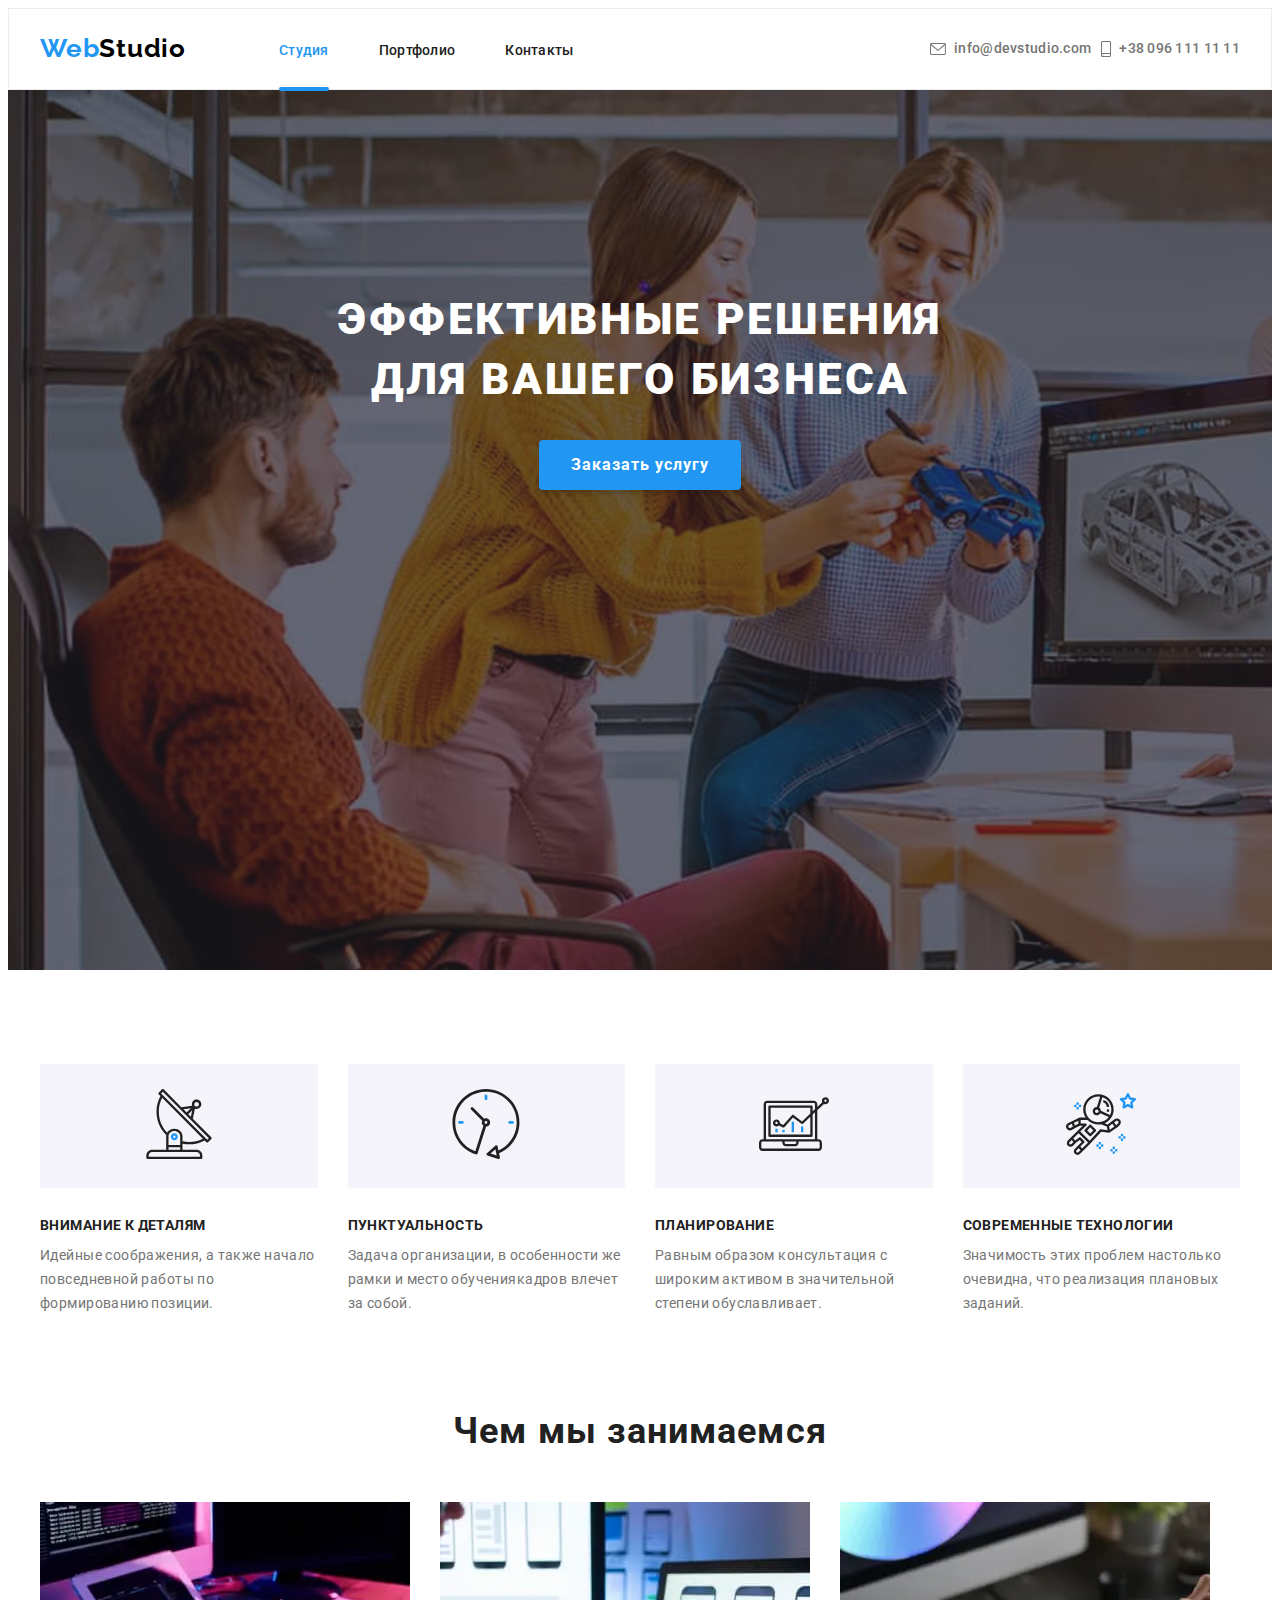
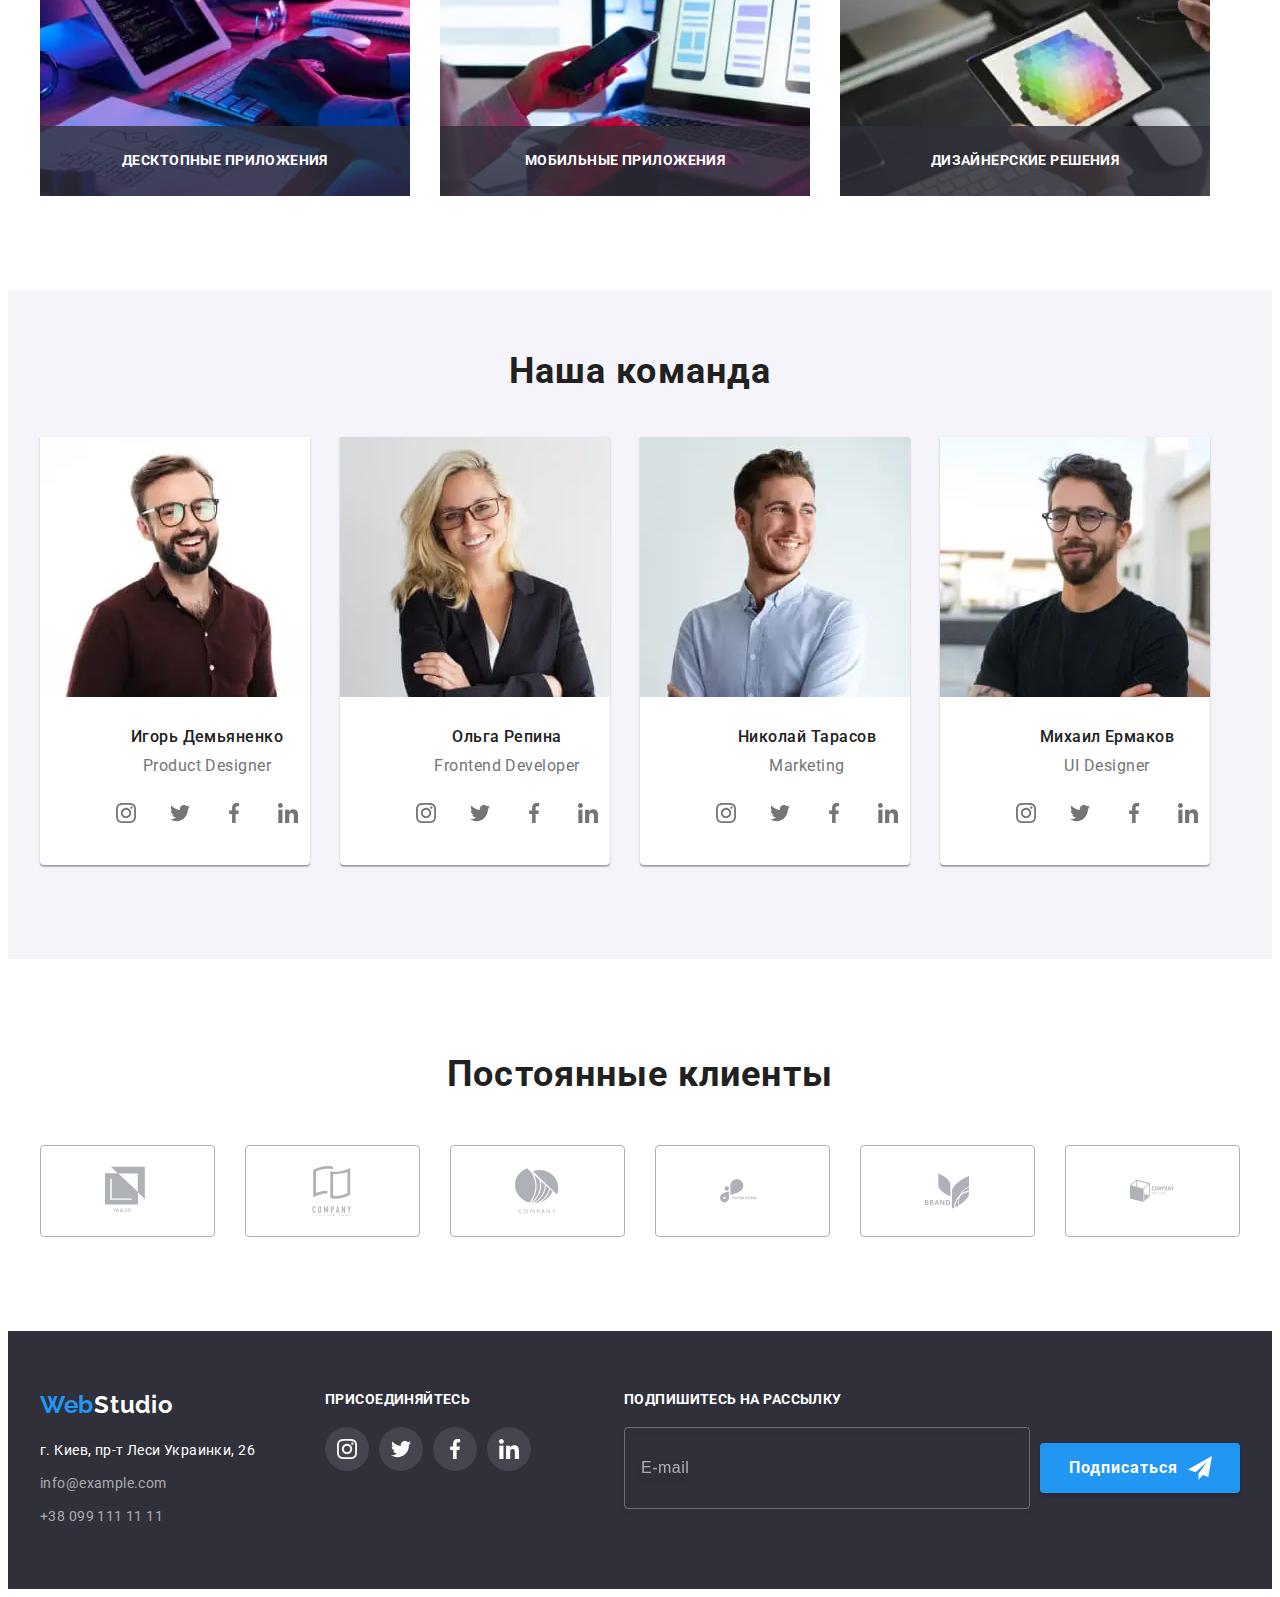
<file: index.html>
<!DOCTYPE html>
<html lang="ru">

<head>
	<meta charset="UTF-8" />
	<meta http-equiv="X-UA-Compatible" content="IE=edge" />
	<meta name="viewport" content="width=device-width, initial-scale=1.0" />
	<title>Веб Студия</title>
	<link rel="preconnect" href="https://fonts.gstatic.com" />
	<link
		href="https://fonts.googleapis.com/css2?family=Raleway:wght@700&family=Roboto:wght@400;500;700;900&display=swap"
		rel="stylesheet" />
	<link rel="stylesheet" href="https://cdnjs.cloudflare.com/ajax/libs/modern-normalize/1.0.0/modern-normalize.min.css"
		integrity="sha512-ISS7cAi1PEhQ8jnbJpJZMd29NlhNj4AWYyLOSp2CE/CsHxTCu+r+t0D2yoJudVrd0/8fTVPUVDzY5Tvli75u/g=="
		crossorigin="anonymous" />
	<link rel="stylesheet" href="https://cdnjs.cloudflare.com/ajax/libs/animate.css/4.1.1/animate.min.css" />
	<link rel="stylesheet" href="./css/main.min.css" />
</head>

<body>
	<header class="page-header">
		<div class="page-header__container container">
			<a class="page-header__logo logo" href="" lang="en">Web<span class="logo--header">Studio</span></a>
			<nav class="page-header__navigation navigation">
				<ul class="navigation__list">
					<li class="navigation__item">
						<a class="navigation__link navigation__link--current" href="./index.html">Студия</a>
					</li>
					<li class="navigation__item">
						<a class="navigation__link" href="./portfolio.html">Портфолио</a>
					</li>
					<li class="navigation__item">
						<a class="navigation__link" href="">Контакты</a>
					</li>
				</ul>
			</nav>
			<ul class="page-header__contacts-list">
				<li class="page-header__contacts-item">
					<a href="mailto:info@devstudio.com" class="page-header__mail mail">
						<svg class="mail__icon">
							<use href="./images/icons.svg#envelope"></use>
						</svg>
						info@devstudio.com
					</a>
				</li>
				<li class="page-header__contacts-item">
					<a href="tel:+380961111111" class="page-header__tel tel">
						<svg class="tel__icon">
							<use href="./images/icons.svg#smartphone"></use>
						</svg>
						+38 096 111 11 11
					</a>
				</li>
			</ul>
			<button type="button" class="mobile-burger__menu" data-menu-button>
				<svg class="mobile-burger__icon" width="40" height="40">
					<use href="./images/icons.svg#mobile-burger-menu"></use>
				</svg>
			</button>
		</div>
		<div class="mobile-menu" data-menu>
			<button type="button" class="mobile-menu__close-btn" data-menu-close>
				<svg class="mobile-menu__close-btn-icon" width="40" height="40">
					<use href="./images/icons.svg#mobile-close-btn-black"></use>
				</svg>
			</button>
			<ul class="mobile-menu__navigation-list">
				<li class="mobile-menu__navigation-item">
					<a class="mobile-menu__navigation-link mobile-menu__navigation-link--current"
						href="./index.html">Студия</a>
				</li>
				<li class="mobile-menu__navigation-item">
					<a class="mobile-menu__navigation-link" href="./portfolio.html">Портфолио</a>
				</li>
				<li class="mobile-menu__navigation-item">
					<a class="mobile-menu__navigation-link" href="">Контакты</a>
				</li>
			</ul>
			<div class="mobile-menu__contacts-social-wrapper">
				<ul class="mobile-menu__contacts-list">
					<li class="mobile-menu__contacts-item">
						<a href="tel:+380961111111" class="mobile-menu__tel tel">+38 096 111 11 11</a>
					</li>
					<li class="mobile-menu__contacts-item">
						<a href="mailto:info@devstudio.com" class="mobile-menu__mail mail">info@devstudio.com</a>
					</li>
				</ul>
				<ul class="mobile-menu__social-list">
					<li class="mobile-menu__social-item">
						<a href="" class="mobile-menu__social-link">Instagram</a>
					</li>
					<li class="mobile-menu__social-item">
						<a href="" class="mobile-menu__social-link">Twitter</a>
					</li>
					<li class="mobile-menu__social-item">
						<a href="" class="mobile-menu__social-link">Facebook</a>
					</li>
					<li class="mobile-menu__social-item">
						<a href="" class="mobile-menu__social-link">LinkedIn</a>
					</li>
				</ul>
			</div>
		</div>
	</header>
	<main>
		<!-- HERO -->
		<section class="hero">
			<div class="container">
				<h1 class="hero__title">Эффективные решения для вашего бизнеса</h1>
				<button class="hero__button button" type="button" data-modal-open>
					Заказать услугу
				</button>
			</div>
		</section>
		<!-- FEATURES -->
		<section class="features">
			<div class="container">
				<h2 class="visually-hidden">Особенности</h2>
				<ul class="features__list">
					<li class="features__item item">
						<div class="item__icon-box">
							<a href="" class="item__icon-link">
								<svg class="item__icon">
									<use href="./images/icons.svg#antenna"></use>
								</svg>
							</a>
						</div>
						<h3 class="item__subtitle">Внимание к деталям</h3>
						<p class="item__description">
							Идейные соображения, а также начало повседневной работы по
							формированию позиции.
						</p>
					</li>
					<li class="features__item">
						<div class="item__icon-box">
							<a href="" class="item__icon-link">
								<svg class="item__icon" width="70" height="70">
									<use href="./images/icons.svg#clock"></use>
								</svg>
							</a>
						</div>
						<h3 class="item__subtitle">Пунктуальность</h3>
						<p class="item__description">
							Задача организации, в особенности же рамки и место
							обучениякадров влечет за собой.
						</p>
					</li>
					<li class="features__item">
						<div class="item__icon-box">
							<a href="" class="item__icon-link">
								<svg class="item__icon" width="70" height="70">
									<use href="./images/icons.svg#diagram"></use>
								</svg>
							</a>
						</div>
						<h3 class="item__subtitle">Планирование</h3>
						<p class="item__description">
							Равным образом консультация с широким активом в значительной
							степени обуславливает.
						</p>
					</li>
					<li class="features__item">
						<div class="item__icon-box">
							<a href="" class="item__icon-link">
								<svg class="item__icon" width="70" height="70">
									<use href="./images/icons.svg#astronaut"></use>
								</svg>
							</a>
						</div>
						<h3 class="item__subtitle">Современные технологии</h3>
						<p class="item__description">
							Значимость этих проблем настолько очевидна, что реализация
							плановых заданий.
						</p>
					</li>
				</ul>
			</div>
		</section>
		<!-- WHAT ARE WE DOING -->
		<section class="our-job">
			<div class="container">
				<h2 class="our-job__title title">Чем мы занимаемся</h2>
				<ul class="our-job__list">
					<li class="our-job__item">
						<picture>
							<source srcset="
										./images/main/work/desktop/work-img-1.webp    1x,
										./images/main/work/desktop/work-img-1@2x.webp 2x
									" media="(min-width: 1200px)" type="image/webp" />
							<source srcset="./images/main/work/desktop/work-img-1@2x.jpg 2x" media="(min-width: 1200px)" />
							<img src="./images/main/work/desktop/work-img-1.jpg" alt="печатает структурную разметку" />
						</picture>
						<p class="our-job__label">Десктопные приложения</p>
					</li>
					<li class="our-job__item">
						<picture>
							<source srcset="
										./images/main/work/desktop/work-img-2.webp    1x,
										./images/main/work/desktop/work-img-2@2x.webp 2x
									" media="(min-width: 1200px)" type="image/webp" />
							<source srcset="./images/main/work/desktop/work-img-2@2x.jpg 2x" media="(min-width: 1200px)" />
							<img src="./images/main/work/desktop/work-img-2.jpg" alt="подбирает цветовую тему для смартфона" />
						</picture>
						<p class="our-job__label">Мобильные приложения</p>
					</li>
					<li class="our-job__item">
						<picture>
							<source srcset="
										./images/main/work/desktop/work-img-3.webp    1x,
										./images/main/work/desktop/work-img-3@2x.webp 2x
									" media="(min-width: 1200px)" type="image/webp" />
							<source srcset="./images/main/work/desktop/work-img-3@2x.jpg 2x" media="(min-width: 1200px)" />
							<img src="./images/main/work/desktop/work-img-3.jpg" alt="выбирает цветовую палитру на планшете" />
						</picture>
						<p class="our-job__label">Дизайнерские решения</p>
					</li>
				</ul>
			</div>
		</section>
		<!-- OUR TEAM -->
		<section class="our-team">
			<div class="container">
				<h2 class="our-team__title title">Наша команда</h2>
				<ul class="our-team__list">
					<li class="our-team__card">
						<picture>
							<source srcset="
										./images/main/team/desktop/igor.webp    1x,
										./images/main/team/desktop/igor@2x.webp 2x
									" media="(min-width: 1200px)" type="image/webp" />
							<source srcset="
										./images/main/team/desktop/igor.jpg    1x,
										./images/main/team/desktop/igor@2x.jpg 2x
									" media="(min-width: 1200px)" />
							<source srcset="
										./images/main/team/tablet/igor.webp    1x,
										./images/main/team/tablet/igor@2x.webp 2x
									" media="(min-width: 768px)" type="image/webp" />
							<source srcset="
										./images/main/team/tablet/igor.jpg    1x,
										./images/main/team/tablet/igor@2x.jpg 2x
									" media="(min-width: 768px)" />
							<source srcset="./images/main/team/mobile/igor@2x.jpg 2x" media="(max-width: 767px)" />
							<img src="./images/main/team/mobile/igor.jpg" alt="фото" class="card__image" />
						</picture>
						<div class="card__description">
							<h4 class="card__name">Игорь Демьяненко</h4>
							<p class="card__position" lang="en">Product Designer</p>
							<ul class="card__social-list social-list">
								<li class="social-list__item">
									<a href="https://www.instagram.com/" class="social-list__link">
										<svg class="social-list__icon" width="20" height="20">
											<use href="./images/icons.svg#instagram"></use>
										</svg>
									</a>
								</li>
								<li class="social-list__item">
									<a href="https://twitter.com/" class="social-list__link">
										<svg class="social-list__icon" width="20" height="20">
											<use href="./images/icons.svg#twitter"></use>
										</svg>
									</a>
								</li>
								<li class="social-list__item">
									<a href="https://www.facebook.com/" class="social-list__link">
										<svg class="social-list__icon" width="20" height="20">
											<use href="./images/icons.svg#facebook"></use>
										</svg>
									</a>
								</li>
								<li class="social-list__item">
									<a href="https://www.linkedin.com/" class="social-list__link">
										<svg class="social-list__icon" width="20" height="20">
											<use href="./images/icons.svg#linkedin"></use>
										</svg>
									</a>
								</li>
							</ul>
						</div>
					</li>
					<li class="our-team__card">
						<picture>
							<source srcset="
										./images/main/team/desktop/olga.webp    1x,
										./images/main/team/desktop/olga@2x.webp 2x
									" media="(min-width: 1200px)" type="image/webp" />
							<source srcset="
										./images/main/team/desktop/olga.jpg    1x,
										./images/main/team/desktop/olga@2x.jpg 2x
									" media="(min-width: 1200px)" />
							<source srcset="
										./images/main/team/tablet/olga.webp    1x,
										./images/main/team/tablet/olga@2x.webp 2x
									" media="(min-width: 768px)" type="image/webp" />
							<source srcset="
										./images/main/team/tablet/olga.jpg    1x,
										./images/main/team/tablet/olga@2x.jpg 2x
									" media="(min-width: 768px)" />
							<source srcset="./images/main/team/mobile/olga@2x.jpg 2x" media="(max-width: 767px)" />
							<img src="./images/main/team/mobile/olga.jpg" alt="фото" class="card__image" />
						</picture>
						<div class="card__description">
							<h4 class="card__name">Ольга Репина</h4>
							<p class="card__position" lang="en">Frontend Developer</p>
							<ul class="card__social-list social-list">
								<li class="social-list__item">
									<a href="https://www.instagram.com/" class="social-list__link">
										<svg class="social-list__icon" width="20" height="20">
											<use href="./images/icons.svg#instagram"></use>
										</svg>
									</a>
								</li>
								<li class="social-list__item">
									<a href="https://twitter.com/" class="social-list__link">
										<svg class="social-list__icon" width="20" height="20">
											<use href="./images/icons.svg#twitter"></use>
										</svg>
									</a>
								</li>
								<li class="social-list__item">
									<a href="https://www.facebook.com/" class="social-list__link">
										<svg class="social-list__icon" width="20" height="20">
											<use href="./images/icons.svg#facebook"></use>
										</svg>
									</a>
								</li>
								<li class="social-list__item">
									<a href="https://www.linkedin.com/" class="social-list__link">
										<svg class="social-list__icon" width="20" height="20">
											<use href="./images/icons.svg#linkedin"></use>
										</svg>
									</a>
								</li>
							</ul>
						</div>
					</li>
					<li class="our-team__card">
						<picture>
							<source srcset="
										./images/main/team/desktop/nike.webp    1x,
										./images/main/team/desktop/nike@2x.webp 2x
									" media="(min-width: 1200px)" type="image/webp" />
							<source srcset="
										./images/main/team/desktop/nike.jpg    1x,
										./images/main/team/desktop/nike@2x.jpg 2x
									" media="(min-width: 1200px)" />
							<source srcset="
										./images/main/team/tablet/nike.webp    1x,
										./images/main/team/tablet/nike@2x.webp 2x
									" media="(min-width: 768px)" type="image/webp" />
							<source srcset="
										./images/main/team/tablet/nike.jpg    1x,
										./images/main/team/tablet/nike@2x.jpg 2x
									" media="(min-width: 768px)" />
							<source srcset="./images/main/team/mobile/nike@2x.jpg 2x" media="(max-width: 767px)" />
							<img src="./images/main/team/mobile/nike.jpg" alt="фото" class="card__image" />
						</picture>
						<div class="card__description">
							<h4 class="card__name">Николай Тарасов</h4>
							<p class="card__position" lang="en">Marketing</p>
							<ul class="card__social-list social-list">
								<li class="social-list__item">
									<a href="https://www.instagram.com/" class="social-list__link">
										<svg class="social-list__icon" width="20" height="20">
											<use href="./images/icons.svg#instagram"></use>
										</svg>
									</a>
								</li>
								<li class="social-list__item">
									<a href="https://twitter.com/" class="social-list__link">
										<svg class="social-list__icon" width="20" height="20">
											<use href="./images/icons.svg#twitter"></use>
										</svg>
									</a>
								</li>
								<li class="social-list__item">
									<a href="https://www.facebook.com/" class="social-list__link">
										<svg class="social-list__icon" width="20" height="20">
											<use href="./images/icons.svg#facebook"></use>
										</svg>
									</a>
								</li>
								<li class="social-list__item">
									<a href="https://www.linkedin.com/" class="social-list__link">
										<svg class="social-list__icon" width="20" height="20">
											<use href="./images/icons.svg#linkedin"></use>
										</svg>
									</a>
								</li>
							</ul>
						</div>
					</li>
					<li class="our-team__card">
						<picture>
							<source srcset="
										./images/main/team/desktop/mike.webp    1x,
										./images/main/team/desktop/mike@2x.webp 2x
									" media="(min-width: 1200px)" type="image/webp" />
							<source srcset="
										./images/main/team/desktop/mike.jpg    1x,
										./images/main/team/desktop/mike@2x.jpg 2x
									" media="(min-width: 1200px)" />
							<source srcset="
										./images/main/team/tablet/mike.webp    1x,
										./images/main/team/tablet/mike@2x.webp 2x
									" media="(min-width: 768px)" type="image/webp" />
							<source srcset="
										./images/main/team/tablet/mike.jpg    1x,
										./images/main/team/tablet/mike@2x.jpg 2x
									" media="(min-width: 768px)" />
							<source srcset="./images/main/team/mobile/mike@2x.jpg 2x" media="(max-width: 767px)" />
							<img src="./images/main/team/mobile/mike.jpg" alt="фото" class="card__image" />
						</picture>
						<div class="card__description">
							<h4 class="card__name">Михаил Ермаков</h4>
							<p class="card__position" lang="en">UI Designer</p>
							<ul class="card__social-list social-list">
								<li class="social-list__item">
									<a href="https://www.instagram.com/" class="social-list__link">
										<svg class="social-list__icon" width="20" height="20">
											<use href="./images/icons.svg#instagram"></use>
										</svg>
									</a>
								</li>
								<li class="social-list__item">
									<a href="https://twitter.com/" class="social-list__link">
										<svg class="social-list__icon" width="20" height="20">
											<use href="./images/icons.svg#twitter"></use>
										</svg>
									</a>
								</li>
								<li class="social-list__item">
									<a href="https://www.facebook.com/" class="social-list__link">
										<svg class="social-list__icon" width="20" height="20">
											<use href="./images/icons.svg#facebook"></use>
										</svg>
									</a>
								</li>
								<li class="social-list__item">
									<a href="https://www.linkedin.com/" class="social-list__link">
										<svg class="social-list__icon" width="20" height="20">
											<use href="./images/icons.svg#linkedin"></use>
										</svg>
									</a>
								</li>
							</ul>
						</div>
					</li>
				</ul>
			</div>
		</section>
		<!-- REGULAR CUSTOMERS -->
		<section class="customers">
			<div class="container">
				<h2 class="customers__title title">Постоянные клиенты</h2>
				<ul class="customers__list">
					<li class="customers__item">
						<a href="" class="customers__link">
							<svg class="customers__logo">
								<use href="./images/icons.svg#logo-client-1"></use>
							</svg>
						</a>
					</li>
					<li class="customers__item">
						<a href="" class="customers__link">
							<svg class="customers__logo">
								<use href="./images/icons.svg#logo-client-2"></use>
							</svg>
						</a>
					</li>
					<li class="customers__item">
						<a href="" class="customers__link">
							<svg class="customers__logo">
								<use href="./images/icons.svg#logo-client-3"></use>
							</svg>
						</a>
					</li>
					<li class="customers__item">
						<a href="" class="customers__link">
							<svg class="customers__logo">
								<use href="./images/icons.svg#logo-client-4"></use>
							</svg>
						</a>
					</li>
					<li class="customers__item">
						<a href="" class="customers__link">
							<svg class="customers__logo">
								<use href="./images/icons.svg#logo-client-5"></use>
							</svg>
						</a>
					</li>
					<li class="customers__item">
						<a href="" class="customers__link">
							<svg class="customers__logo">
								<use href="./images/icons.svg#logo-client-6"></use>
							</svg>
						</a>
					</li>
				</ul>
			</div>
		</section>
	</main>
	<footer class="page-footer">
		<div class="container">
			<ul class="page-footer__list">
				<li class="page-footer__item">
					<a class="page-footer__logo logo" href="" lang="en">Web<span class="logo--footer">Studio</span></a>
					<address class="page-footer__address address">
						<ul class="address__list">
							<li class="address__item">
								<a class="address__location" href="https://goo.gl/maps/v5aT8Kf14imyfMSJA" target="_blank"
									rel="noopener noreferrer">г. Киев, пр-т Леси Украинки, 26</a>
							</li>
							<li class="address__item">
								<a class="address__mail" href="mailto:info@example.com">info@example.com</a>
							</li>
							<li class="address__item">
								<a class="address__tel" href="tel:+380991111111">+38 099 111 11 11</a>
							</li>
						</ul>
					</address>
				</li>
				<li class="page-footer__item">
					<p class="page-footer__text">Присоединяйтесь</p>
					<ul class="page-footer__social-list">
						<li class="page-footer__social-item">
							<a href="https://www.instagram.com/" class="page-footer__social-link">
								<svg class="page-footer__social-icon" width="20" height="20">
									<use href="./images/icons.svg#instagram"></use>
								</svg>
							</a>
						</li>
						<li class="page-footer__social-item">
							<a href="https://twitter.com/" class="page-footer__social-link">
								<svg class="page-footer__social-icon" width="20" height="20">
									<use href="./images/icons.svg#twitter"></use>
								</svg>
							</a>
						</li>
						<li class="page-footer__social-item">
							<a href="https://www.facebook.com/" class="page-footer__social-link">
								<svg class="page-footer__social-icon" width="20" height="20">
									<use href="./images/icons.svg#facebook"></use>
								</svg>
							</a>
						</li>
						<li class="page-footer__social-item">
							<a href="https://www.linkedin.com/" class="page-footer__social-link">
								<svg class="page-footer__social-icon" width="20" height="20">
									<use href="./images/icons.svg#linkedin"></use>
								</svg>
							</a>
						</li>
					</ul>
				</li>
				<li class="page-footer__item">
					<p class="page-footer__text">Подпишитесь на рассылку</p>
					<form action="#" class="subscribe-form" autocomplete="off">
						<input type="email" name="user-email" class="subscribe-form__input" placeholder="E-mail" required />
						<button class="subscribe-form__button button" type="submit">
							Подписаться
							<svg class="subscribe-form__icon" width="24" height="24">
								<use href="./images/icons.svg#email-send"></use>
							</svg>
						</button>
					</form>
				</li>
			</ul>
		</div>
	</footer>
	<div class="backdrop is-hidden" data-modal>
		<div class="backdrop__modal modal">
			<button type="button" class="modal__close-button" data-modal-close>
				<svg class="modal__close-icon" width="18" height="18">
					<use href="./images/icons.svg#form-close-btn-black"></use>
				</svg>
			</button>
			<form action="#" class="modal__form form" autocomplete="off">
				<b class="form__text">Оставьте свои данные, мы вам перезвоним</b>
				<label class="form__field">
					Имя
					<span class="form__input-wrapper"><input type="text" name="user-name" class="form__input"
							placeholder="Иван Иванов" required />
						<svg class="form__input-icon" width="18" height="18">
							<use href="./images/icons.svg#form-person-black"></use>
						</svg>
					</span>
				</label>
				<label class="form__field">
					Телефон
					<span class="form__input-wrapper">
						<input type="tel" name="user-phone" class="form__input" placeholder="098-765-43-21"
							pattern="[0-9]{3}-[0-9]{3}-[0-9]{2}-[0-9]{2}" title="097-111-11-11" required />
						<svg class="form__input-icon" width="18" height="18">
							<use href="./images/icons.svg#form-phone-black"></use>
						</svg>
					</span>
				</label>
				<label class="form__field">
					Почта
					<span class="form__input-wrapper">
						<input type="email" name="user-email" class="form__input" placeholder="name@mail.com" required />
						<svg class="form__input-icon" width="18" height="18">
							<use href="./images/icons.svg#form-email-black"></use>
						</svg>
					</span>
				</label>
				<label class="form__field">
					Комментарий
					<textarea name="comment" class="form__comment" placeholder="Введите текст"></textarea>
				</label>
				<input type="checkbox" id="user-term" name="user-term" class="form__term visually-hidden" />
				<label for="user-term" class="form__check">Соглашаюсь с рассылкой и принимаю&nbsp;<a href=""
						class="form__agreement-link">Условия договора</a></label>
				<button class="form__send-button button" type="submit">
					Отправить
				</button>
			</form>
		</div>
	</div>
	<script src="./js/mobile-menu.js"></script>
	<script src="./js/modal.js"></script>
</body>

</html>
</file>
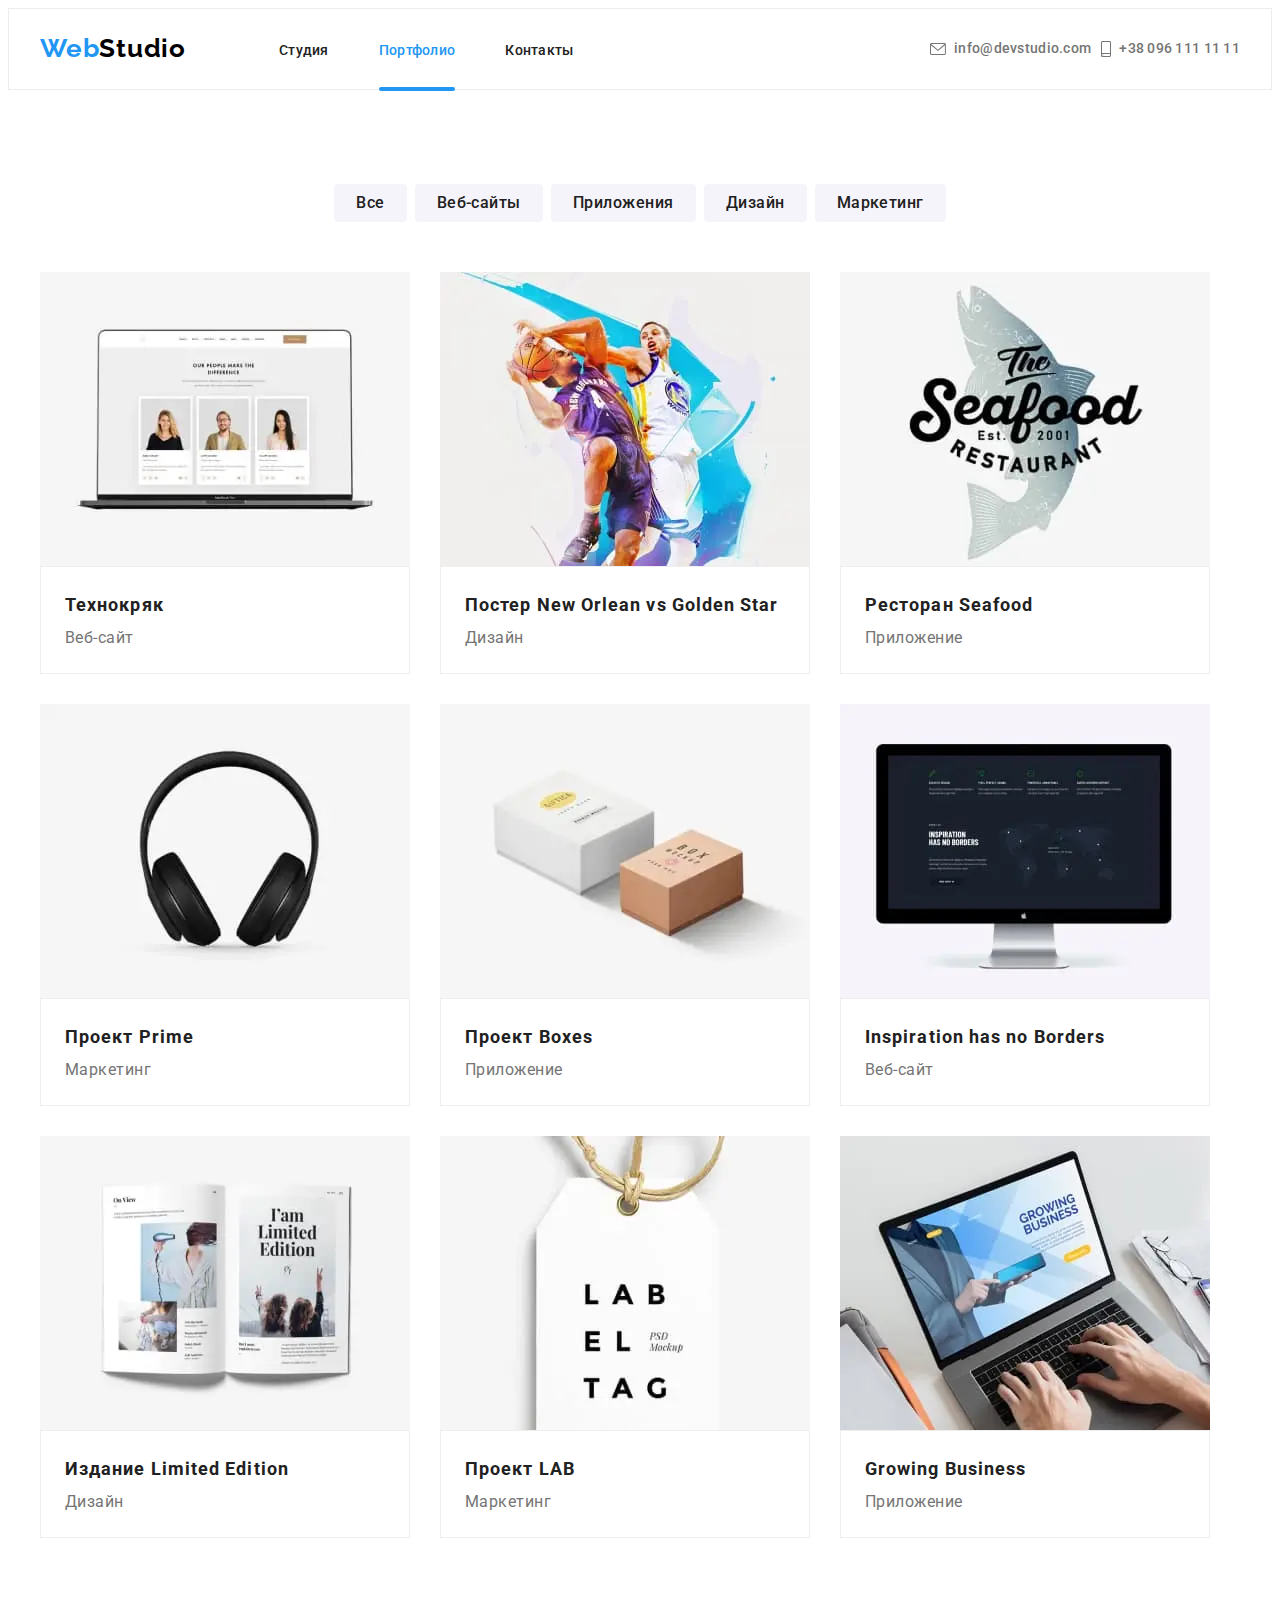
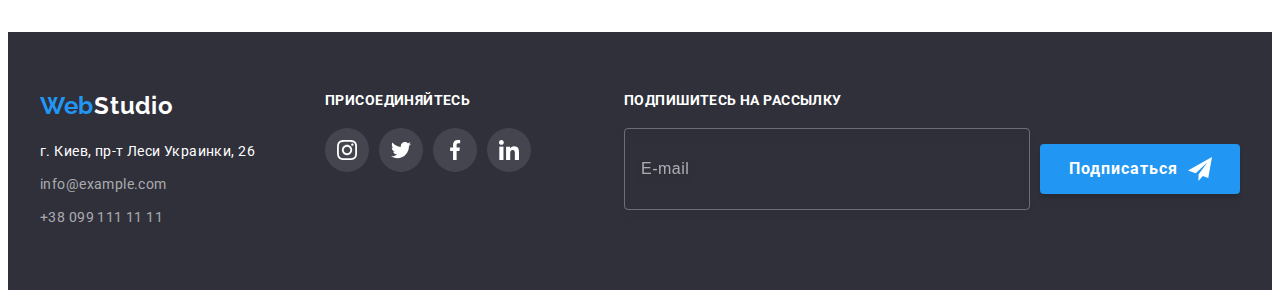
<file: portfolio.html>
<!DOCTYPE html>
<html lang="ru">

<head>
	<meta charset="UTF-8" />
	<meta http-equiv="X-UA-Compatible" content="IE=edge" />
	<meta name="viewport" content="width=device-width, initial-scale=1.0" />
	<title>Портфолио</title>
	<link rel="preconnect" href="https://fonts.gstatic.com" />
	<link
		href="https://fonts.googleapis.com/css2?family=Raleway:wght@700&family=Roboto:wght@400;500;700;900&display=swap"
		rel="stylesheet" />
	<link rel="stylesheet" href="https://cdnjs.cloudflare.com/ajax/libs/modern-normalize/1.0.0/modern-normalize.min.css"
		integrity="sha512-ISS7cAi1PEhQ8jnbJpJZMd29NlhNj4AWYyLOSp2CE/CsHxTCu+r+t0D2yoJudVrd0/8fTVPUVDzY5Tvli75u/g=="
		crossorigin="anonymous" />
	<link rel="stylesheet" href="./css/portfolio.min.css" />
</head>

<body>
	<header class="page-header">
		<div class="page-header__container container">
			<a class="page-header__logo logo" href="" lang="en">Web<span class="logo--header">Studio</span></a>
			<nav class="page-header__navigation navigation">
				<ul class="navigation__list">
					<li class="navigation__item">
						<a class="navigation__link" href="./index.html">Студия</a>
					</li>
					<li class="navigation__item">
						<a class="navigation__link navigation__link--current" href="./portfolio.html">Портфолио</a>
					</li>
					<li class="navigation__item">
						<a class="navigation__link" href="">Контакты</a>
					</li>
				</ul>
			</nav>
			<ul class="page-header__contacts-list">
				<li class="page-header__contacts-item">
					<a href="mailto:info@devstudio.com" class="page-header__mail mail">
						<svg class="mail__icon">
							<use href="./images/icons.svg#envelope"></use>
						</svg>
						info@devstudio.com
					</a>
				</li>
				<li class="page-header__contacts-item">
					<a href="tel:+380961111111" class="page-header__tel tel">
						<svg class="tel__icon">
							<use href="./images/icons.svg#smartphone"></use>
						</svg>
						+38 096 111 11 11
					</a>
				</li>
			</ul>
			<button type="button" class="mobile-burger__menu" data-menu-button>
				<svg class="mobile-burger__icon" width="40" height="40">
					<use href="./images/icons.svg#mobile-burger-menu"></use>
				</svg>
			</button>
		</div>
		<div class="mobile-menu" data-menu>
			<button type="button" class="mobile-menu__close-btn" data-menu-close>
				<svg class="mobile-menu__close-btn-icon" width="40" height="40">
					<use href="./images/icons.svg#mobile-close-btn-black"></use>
				</svg>
			</button>
			<ul class="mobile-menu__navigation-list">
				<li class="mobile-menu__navigation-item">
					<a class="mobile-menu__navigation-link" href="./index.html">Студия</a>
				</li>
				<li class="mobile-menu__navigation-item">
					<a class="mobile-menu__navigation-link mobile-menu__navigation-link--current"
						href="./portfolio.html">Портфолио</a>
				</li>
				<li class="mobile-menu__navigation-item">
					<a class="mobile-menu__navigation-link" href="">Контакты</a>
				</li>
			</ul>
			<div class="mobile-menu__contacts-social-wrapper">
				<ul class="mobile-menu__contacts-list">
					<li class="mobile-menu__contacts-item">
						<a href="tel:+380961111111" class="mobile-menu__tel tel">+38 096 111 11 11</a>
					</li>
					<li class="mobile-menu__contacts-item">
						<a href="mailto:info@devstudio.com" class="mobile-menu__mail mail">info@devstudio.com</a>
					</li>
				</ul>
				<ul class="mobile-menu__social-list">
					<li class="mobile-menu__social-item">
						<a href="" class="mobile-menu__social-link">Instagram</a>
					</li>
					<li class="mobile-menu__social-item">
						<a href="" class="mobile-menu__social-link">Twitter</a>
					</li>
					<li class="mobile-menu__social-item">
						<a href="" class="mobile-menu__social-link">Facebook</a>
					</li>
					<li class="mobile-menu__social-item">
						<a href="" class="mobile-menu__social-link">LinkedIn</a>
					</li>
				</ul>
			</div>
		</div>
	</header>
	<main>
		<!-- PORTFOLIO -->
		<section class="portfolio">
			<div class="container">
				<h1 class="visually-hidden">Портфолио</h1>
				<h2 class="visually-hidden">Reserved for smth</h2>
				<ul class="portfolio__filter filter">
					<li class="filter__item">
						<button class="filter__button" type="button">Все</button>
					</li>
					<li class="filter__item">
						<button class="filter__button" type="button">Веб-сайты</button>
					</li>
					<li class="filter__item">
						<button class="filter__button" type="button">Приложения</button>
					</li>
					<li class="filter__item">
						<button class="filter__button" type="button">Дизайн</button>
					</li>
					<li class="filter__item">
						<button class="filter__button" type="button">Маркетинг</button>
					</li>
				</ul>
				<ul class="portfolio__project-list project-list">
					<li class="portfolio__project project">
						<a href="" class="project__wrapper-link">
							<div class="project__overlay">
								<picture>
									<source srcset="
								./images/portfolio/desktop/techno-crack.webp    1x,
								./images/portfolio/desktop/techno-crack@2x.webp 2x
								" media="(min-width: 1200px)" type="image/webp" />
									<source srcset="
								./images/portfolio/desktop/techno-crack.jpg    1x,
								./images/portfolio/desktop/techno-crack@2x.jpg 2x
								" media="(min-width: 1200px)" />
									<source srcset="
								./images/portfolio/tablet/techno-crack.webp    1x,
								./images/portfolio/tablet/techno-crack@2x.webp 2x
								" media="(min-width: 768px)" type="image/webp" />
									<source srcset="
								./images/portfolio/tablet/techno-crack.jpg    1x,
								./images/portfolio/tablet/techno-crack@2x.jpg 2x
								" media="(min-width: 768px)" />
									<source srcset="./images/portfolio/mobile/techno-crack@2x.jpg 2x"
										media="(max-width: 767px)" />
									<img src="./images/portfolio/mobile/techno-crack.jpg" alt="веб-сайт на ноутбуке"
										class="project__image" />
								</picture>
								<p class="overlay__text">
									Технокряк это современная площадка распространения
									коронавируса. Компании используют эту платформу для
									цифрового шпионажа и атак на защищённые сервера конкурентов.
								</p>
							</div>
							<div class="project__box">
								<h3 class="box__title">Технокряк</h3>
								<p class="box__description">Веб-сайт</p>
							</div>
						</a>
					</li>
					<li class="portfolio__project project">
						<a href="" class="project__wrapper-link">
							<div class="project__overlay">
								<picture>
									<source srcset="
								./images/portfolio/desktop/basketball.webp    1x,
								./images/portfolio/desktop/basketball@2x.webp 2x
								" media="(min-width: 1200px)" type="image/webp" />
									<source srcset="
								./images/portfolio/desktop/basketball.jpg    1x,
								./images/portfolio/desktop/basketball@2x.jpg 2x
								" media="(min-width: 1200px)" />
									<source srcset="
								./images/portfolio/tablet/basketball.webp    1x,
								./images/portfolio/tablet/basketball@2x.webp 2x
								" media="(min-width: 768px)" type="image/webp" />
									<source srcset="
								./images/portfolio/tablet/basketball.jpg    1x,
								./images/portfolio/tablet/basketball@2x.jpg 2x
								" media="(min-width: 768px)" />
									<source srcset="./images/portfolio/mobile/basketball@2x.jpg 2x" media="(max-width: 767px)" />
									<img src="./images/portfolio/mobile/basketball.jpg" alt="два баскетболиста на постере"
										class="project__image" />
								</picture>
								<p class="overlay__text">
									Lorem ipsum dolor sit amet consectetur adipisicing elit.
									Reprehenderit, blanditiis. Voluptatem commodi odio inventore
									numquam omnis eum a incidunt et.
								</p>
							</div>
							<div class="project__box">
								<h3 class="box__title">Постер New Orlean vs Golden Star</h3>
								<p class="box__description">Дизайн</p>
							</div>
						</a>
					</li>
					<li class="portfolio__project project">
						<a href="" class="project__wrapper-link">
							<div class="project__overlay">
								<picture>
									<source srcset="
								./images/portfolio/desktop/restaurant.webp    1x,
								./images/portfolio/desktop/restaurant@2x.webp 2x
								" media="(min-width: 1200px)" type="image/webp" />
									<source srcset="
								./images/portfolio/desktop/restaurant.jpg    1x,
								./images/portfolio/desktop/restaurant@2x.jpg 2x
								" media="(min-width: 1200px)" />
									<source srcset="
								./images/portfolio/tablet/restaurant.webp    1x,
								./images/portfolio/tablet/restaurant@2x.webp 2x
								" media="(min-width: 768px)" type="image/webp" />
									<source srcset="
								./images/portfolio/tablet/restaurant.jpg    1x,
								./images/portfolio/tablet/restaurant@2x.jpg 2x
								" media="(min-width: 768px)" />
									<source srcset="./images/portfolio/mobile/restaurant@2x.jpg 2x" media="(max-width: 767px)" />
									<img src="./images/portfolio/mobile/restaurant.jpg" alt="лого ресторана"
										class="project__image" />
								</picture>
								<p class="overlay__text">
									Lorem ipsum dolor sit amet consectetur adipisicing elit.
									Reprehenderit, blanditiis. Voluptatem commodi odio inventore
									numquam omnis eum a incidunt et.
								</p>
							</div>
							<div class="project__box">
								<h3 class="box__title">Ресторан Seafood</h3>
								<p class="box__description">Приложение</p>
							</div>
						</a>
					</li>
					<li class="portfolio__project project">
						<a href="" class="project__wrapper-link">
							<div class="project__overlay">
								<picture>
									<source srcset="
								./images/portfolio/desktop/proj-prime.webp    1x,
								./images/portfolio/desktop/proj-prime@2x.webp 2x
								" media="(min-width: 1200px)" type="image/webp" />
									<source srcset="
								./images/portfolio/desktop/proj-prime.jpg    1x,
								./images/portfolio/desktop/proj-prime@2x.jpg 2x
								" media="(min-width: 1200px)" />
									<source srcset="
								./images/portfolio/tablet/proj-prime.webp    1x,
								./images/portfolio/tablet/proj-prime@2x.webp 2x
								" media="(min-width: 768px)" type="image/webp" />
									<source srcset="
								./images/portfolio/tablet/proj-prime.jpg    1x,
								./images/portfolio/tablet/proj-prime@2x.jpg 2x
								" media="(min-width: 768px)" />
									<source srcset="./images/portfolio/mobile/proj-prime@2x.jpg 2x" media="(max-width: 767px)" />
									<img src="./images/portfolio/mobile/proj-prime.jpg" alt="наушники" class="project__image" />
								</picture>
								<p class="overlay__text">
									Lorem ipsum dolor sit amet consectetur adipisicing elit.
									Reprehenderit, blanditiis. Voluptatem commodi odio inventore
									numquam omnis eum a incidunt et.
								</p>
							</div>
							<div class="project__box">
								<h3 class="box__title">Проект Prime</h3>
								<p class="box__description">Маркетинг</p>
							</div>
						</a>
					</li>
					<li class="portfolio__project project">
						<a href="" class="project__wrapper-link">
							<div class="project__overlay">
								<picture>
									<source srcset="
								./images/portfolio/desktop/proj-boxes.webp    1x,
								./images/portfolio/desktop/proj-boxes@2x.webp 2x
								" media="(min-width: 1200px)" type="image/webp" />
									<source srcset="
								./images/portfolio/desktop/proj-boxes.jpg    1x,
								./images/portfolio/desktop/proj-boxes@2x.jpg 2x
								" media="(min-width: 1200px)" />
									<source srcset="
								./images/portfolio/tablet/proj-boxes.webp    1x,
								./images/portfolio/tablet/proj-boxes@2x.webp 2x
								" media="(min-width: 768px)" type="image/webp" />
									<source srcset="
								./images/portfolio/tablet/proj-boxes.jpg    1x,
								./images/portfolio/tablet/proj-boxes@2x.jpg 2x
								" media="(min-width: 768px)" />
									<source srcset="./images/portfolio/mobile/proj-boxes@2x.jpg 2x" media="(max-width: 767px)" />
									<img src="./images/portfolio/mobile/proj-boxes.jpg" alt="две коробки"
										class="project__image" />
								</picture>
								<p class="overlay__text">
									Lorem ipsum dolor sit amet consectetur adipisicing elit.
									Reprehenderit, blanditiis. Voluptatem commodi odio inventore
									numquam omnis eum a incidunt et.
								</p>
							</div>
							<div class="project__box">
								<h3 class="box__title">Проект Boxes</h3>
								<p class="box__description">Приложение</p>
							</div>
						</a>
					</li>
					<li class="portfolio__project project">
						<a href="" class="project__wrapper-link">
							<div class="project__overlay">
								<picture>
									<source srcset="
								./images/portfolio/desktop/inspiration.webp    1x,
								./images/portfolio/desktop/inspiration@2x.webp 2x
								" media="(min-width: 1200px)" type="image/webp" />
									<source srcset="
								./images/portfolio/desktop/inspiration.jpg    1x,
								./images/portfolio/desktop/inspiration@2x.jpg 2x
								" media="(min-width: 1200px)" />
									<source srcset="
								./images/portfolio/tablet/inspiration.webp    1x,
								./images/portfolio/tablet/inspiration@2x.webp 2x
								" media="(min-width: 768px)" type="image/webp" />
									<source srcset="
								./images/portfolio/tablet/inspiration.jpg    1x,
								./images/portfolio/tablet/inspiration@2x.jpg 2x
								" media="(min-width: 768px)" />
									<source srcset="./images/portfolio/mobile/inspiration@2x.jpg 2x"
										media="(max-width: 767px)" />
									<img src="./images/portfolio/mobile/inspiration.jpg" alt="веб-сайт на мониторе"
										class="project__image" />
								</picture>
								<p class="overlay__text">
									Lorem ipsum dolor sit amet consectetur adipisicing elit.
									Reprehenderit, blanditiis. Voluptatem commodi odio inventore
									numquam omnis eum a incidunt et.
								</p>
							</div>
							<div class="project__box">
								<h3 class="box__title">Inspiration has no Borders</h3>
								<p class="box__description">Веб-сайт</p>
							</div>
						</a>
					</li>
					<li class="portfolio__project project">
						<a href="" class="project__wrapper-link">
							<div class="project__overlay">
								<picture>
									<source srcset="
								./images/portfolio/desktop/edition-le.webp    1x,
								./images/portfolio/desktop/edition-le@2x.webp 2x
								" media="(min-width: 1200px)" type="image/webp" />
									<source srcset="
								./images/portfolio/desktop/edition-le.jpg    1x,
								./images/portfolio/desktop/edition-le@2x.jpg 2x
								" media="(min-width: 1200px)" />
									<source srcset="
								./images/portfolio/tablet/edition-le.webp    1x,
								./images/portfolio/tablet/edition-le@2x.webp 2x
								" media="(min-width: 768px)" type="image/webp" />
									<source srcset="
								./images/portfolio/tablet/edition-le.jpg    1x,
								./images/portfolio/tablet/edition-le@2x.jpg 2x
								" media="(min-width: 768px)" />
									<source srcset="./images/portfolio/mobile/edition-le@2x.jpg 2x" media="(max-width: 767px)" />
									<img src="./images/portfolio/mobile/edition-le.jpg" alt="открытая книга"
										class="project__image" />
								</picture>
								<p class="overlay__text">
									Lorem ipsum dolor sit amet consectetur adipisicing elit.
									Reprehenderit, blanditiis. Voluptatem commodi odio inventore
									numquam omnis eum a incidunt et.
								</p>
							</div>
							<div class="project__box">
								<h3 class="box__title">Издание Limited Edition</h3>
								<p class="box__description">Дизайн</p>
							</div>
						</a>
					</li>
					<li class="portfolio__project project">
						<a href="" class="project__wrapper-link">
							<div class="project__overlay">
								<picture>
									<source srcset="
								./images/portfolio/desktop/proj-lab.webp    1x,
								./images/portfolio/desktop/proj-lab@2x.webp 2x
								" media="(min-width: 1200px)" type="image/webp" />
									<source srcset="
								./images/portfolio/desktop/proj-lab.jpg    1x,
								./images/portfolio/desktop/proj-lab@2x.jpg 2x
								" media="(min-width: 1200px)" />
									<source srcset="
								./images/portfolio/tablet/proj-lab.webp    1x,
								./images/portfolio/tablet/proj-lab@2x.webp 2x
								" media="(min-width: 768px)" type="image/webp" />
									<source srcset="
								./images/portfolio/tablet/proj-lab.jpg    1x,
								./images/portfolio/tablet/proj-lab@2x.jpg 2x
								" media="(min-width: 768px)" />
									<source srcset="./images/portfolio/mobile/proj-lab@2x.jpg 2x" media="(max-width: 767px)" />
									<img src="./images/portfolio/mobile/proj-lab.jpg" alt="бирка с названием"
										class="project__image" />
								</picture>
								<p class="overlay__text">
									Lorem ipsum dolor sit amet consectetur adipisicing elit.
									Reprehenderit, blanditiis. Voluptatem commodi odio inventore
									numquam omnis eum a incidunt et.
								</p>
							</div>
							<div class="project__box">
								<h3 class="box__title">Проект LAB</h3>
								<p class="box__description">Маркетинг</p>
							</div>
						</a>
					</li>
					<li class="portfolio__project project">
						<a href="" class="project__wrapper-link">
							<div class="project__overlay">
								<picture>
									<source srcset="
								./images/portfolio/desktop/growing-business.webp    1x,
								./images/portfolio/desktop/growing-business@2x.webp 2x
								" media="(min-width: 1200px)" type="image/webp" />
									<source srcset="
								./images/portfolio/desktop/growing-business.jpg    1x,
								./images/portfolio/desktop/growing-business@2x.jpg 2x
								" media="(min-width: 1200px)" />
									<source srcset="
								./images/portfolio/tablet/growing-business.webp    1x,
								./images/portfolio/tablet/growing-business@2x.webp 2x
								" media="(min-width: 768px)" type="image/webp" />
									<source srcset="
								./images/portfolio/tablet/growing-business.jpg    1x,
								./images/portfolio/tablet/growing-business@2x.jpg 2x
								" media="(min-width: 768px)" />
									<source srcset="
								./images/portfolio/mobile/growing-business@2x.jpg 2x
								" media="(max-width: 767px)" />
									<img src="./images/portfolio/mobile/growing-business.jpg" alt="загрузка приложения"
										class="project__image" />
								</picture>
								<p class="overlay__text">
									Lorem ipsum dolor sit amet consectetur adipisicing elit.
									Reprehenderit, blanditiis. Voluptatem commodi odio inventore
									numquam omnis eum a incidunt et.
								</p>
							</div>
							<div class="project__box">
								<h3 class="box__title">Growing Business</h3>
								<p class="box__description">Приложение</p>
							</div>
						</a>
					</li>
				</ul>
			</div>
		</section>
	</main>
	<footer class="page-footer">
		<div class="container">
			<ul class="page-footer__list">
				<li class="page-footer__item">
					<a class="page-footer__logo logo" href="" lang="en">Web<span class="logo--footer">Studio</span></a>
					<address class="page-footer__address address">
						<ul class="address__list">
							<li class="address__item">
								<a class="address__location" href="https://goo.gl/maps/v5aT8Kf14imyfMSJA" target="_blank"
									rel="noopener noreferrer">г. Киев, пр-т Леси Украинки, 26</a>
							</li>
							<li class="address__item">
								<a class="address__mail" href="mailto:info@example.com">info@example.com</a>
							</li>
							<li class="address__item">
								<a class="address__tel" href="tel:+380991111111">+38 099 111 11 11</a>
							</li>
						</ul>
					</address>
				</li>
				<li class="page-footer__item">
					<p class="page-footer__text">Присоединяйтесь</p>
					<ul class="page-footer__social-list">
						<li class="page-footer__social-item">
							<a href="https://www.instagram.com/" class="page-footer__social-link">
								<svg class="page-footer__social-icon" width="20" height="20">
									<use href="./images/icons.svg#instagram"></use>
								</svg>
							</a>
						</li>
						<li class="page-footer__social-item">
							<a href="https://twitter.com/" class="page-footer__social-link">
								<svg class="page-footer__social-icon" width="20" height="20">
									<use href="./images/icons.svg#twitter"></use>
								</svg>
							</a>
						</li>
						<li class="page-footer__social-item">
							<a href="https://www.facebook.com/" class="page-footer__social-link">
								<svg class="page-footer__social-icon" width="20" height="20">
									<use href="./images/icons.svg#facebook"></use>
								</svg>
							</a>
						</li>
						<li class="page-footer__social-item">
							<a href="https://www.linkedin.com/" class="page-footer__social-link">
								<svg class="page-footer__social-icon" width="20" height="20">
									<use href="./images/icons.svg#linkedin"></use>
								</svg>
							</a>
						</li>
					</ul>
				</li>
				<li class="page-footer__item">
					<p class="page-footer__text">Подпишитесь на рассылку</p>
					<form action="#" class="subscribe-form" autocomplete="off">
						<input type="email" name="user-email" class="subscribe-form__input" placeholder="E-mail" required />
						<button class="subscribe-form__button button" type="submit">
							Подписаться
							<svg class="subscribe-form__icon" width="24" height="24">
								<use href="./images/icons.svg#email-send"></use>
							</svg>
						</button>
					</form>
				</li>
			</ul>
		</div>
	</footer>
	<script src="./js/mobile-menu.js"></script>
</body>

</html>
</file>
<file: css/main.min.css>
:root{--primary-color: #212121;--secondary-color: #757575;--accent-color: #2196f3;--primary-white-color: #fff;--primary-black-color: #000;--white-background: #fff;--black-background: #2f303a;--grey-background: #f5f4fa;--portfolio-project-background: #eeeeee}.visually-hidden{position:absolute !important;clip:rect(1px 1px 1px 1px);clip:rect(1px, 1px, 1px, 1px);padding:0 !important;border:0 !important;height:1px !important;width:1px !important;overflow:hidden}body{color:var(--primary-color);background-color:var(--white-background);font-family:Roboto, sans-serif}h1,h2,h3,h4,h5,h6,p{margin:0}ul,ol{margin:0;padding:0}img{display:block}.icon{fill:var(--secondary-color)}.address{font-style:normal}section:not(:first-child){padding-bottom:60px}@media screen and (min-width: 1200px){section:not(:first-child){padding-bottom:94px}}.container{padding-right:15px;padding-left:15px}.page-header .container{display:flex;align-items:center;justify-content:space-between}@media screen and (min-width: 480px){.container{width:480px;margin:0 auto}}@media screen and (min-width: 768px){.container{width:768px}}@media screen and (min-width: 1200px){.container{width:1200px}}.title{font-weight:bold;font-size:28px;line-height:1.18;text-align:center;letter-spacing:0.03em;color:var(--primary-color)}@media screen and (min-width: 1200px){.title{font-size:36px;line-height:1.17}}.button{display:block;text-align:center;margin-right:auto;margin-left:auto;color:var(--primary-white-color);background-color:var(--accent-color);font-family:inherit;font-weight:bold;font-size:16px;line-height:1.87;letter-spacing:0.06em;cursor:pointer;box-shadow:0px 4px 4px rgba(0,0,0,0.15);border-radius:4px;border:none;transition-property:background-color;transition-duration:250ms;transition-timing-function:cubic-bezier(0.4, 0, 0.2, 1)}.page-header{background-color:var(--white-background);border:1px solid #ececec}.page-header__contacts-list{list-style:none}.mobile-burger__menu{display:flex;align-items:center;background-color:transparent;border:none;cursor:pointer;padding-top:10px;padding-bottom:10px;transition-property:color;transition-duration:250ms;transition-timing-function:cubic-bezier(0.4, 0, 0.2, 1)}.mobile-burger__menu:hover,.mobile-burger__menu:focus{fill:var(--accent-color)}.mobile-burger__menu__icon{fill:var(--primary-black-color)}.mobile-menu{display:flex;flex-direction:column;justify-content:space-between;position:fixed;z-index:999;overflow-y:scroll;top:0;left:50%;width:100vw;max-width:480px;height:100vh;max-height:796px;padding-top:48px;padding-right:40px;padding-bottom:48px;padding-left:40px;background-color:#ffffff;box-shadow:0px 4px 8px rgba(0,0,0,0.04),0px 2px 4px rgba(0,0,0,0.08),0px 1px 3px rgba(0,0,0,0.16);transition-property:transform;transition-duration:500ms;transition-timing-function:cubic-bezier(0.4, 0, 0.2, 1);transform:translateY(-110%) translateX(-50%)}.mobile-menu.is-open{transform:translateY(0) translateX(-50%)}.mobile-menu__close-btn{position:absolute;top:10px;right:15px;display:flex;align-items:center;padding:0;background-color:transparent;border:none;cursor:pointer;transition-property:color;transition-duration:250ms;transition-timing-function:cubic-bezier(0.4, 0, 0.2, 1)}.mobile-menu__close-btn:hover,.mobile-menu__close-btn:focus{fill:var(--accent-color)}.mobile-menu__navigation-list{list-style:none}.mobile-menu__navigation-item:not(:last-child){margin-bottom:32px}.mobile-menu__navigation-link{font-weight:500;font-size:40px;line-height:1.18;letter-spacing:0.02em;color:#212121;text-decoration:none;transition-property:color;transition-duration:250ms;transition-timing-function:cubic-bezier(0.4, 0, 0.2, 1)}.mobile-menu__navigation-link--current{color:var(--accent-color)}.mobile-menu__navigation-link:hover,.mobile-menu__navigation-link:focus{color:var(--accent-color)}.mobile-menu__contacts-social-wrapper{display:flex;flex-direction:column;justify-content:space-between;margin-top:64px}.mobile-menu__contacts-list{list-style:none}.mobile-menu__contacts-item:not(:last-child){margin-bottom:32px}.mobile-menu__mail{font-weight:500;font-size:24px;line-height:1.17;letter-spacing:0.02em;color:#757575;text-decoration:none;transition-property:color;transition-duration:250ms;transition-timing-function:cubic-bezier(0.4, 0, 0.2, 1)}.mobile-menu__mail:hover,.mobile-menu__mail:focus{color:var(--accent-color)}.mobile-menu__tel{font-weight:500;font-size:34px;line-height:1.18;letter-spacing:0.02em;color:#757575;text-decoration:none;transition-property:color;transition-duration:250ms;transition-timing-function:cubic-bezier(0.4, 0, 0.2, 1)}.mobile-menu__tel:hover,.mobile-menu__tel:focus{color:var(--accent-color)}.mobile-menu__social-list{display:flex;align-items:center;margin-top:64px;list-style:none}.mobile-menu__social-item{padding-right:10px;padding-left:10px}.mobile-menu__social-item:first-child{padding-left:0}.mobile-menu__social-item:last-child{padding-right:0}.mobile-menu__social-item:not(:last-child){border-right:1px solid rgba(33,33,33,0.2)}.mobile-menu__social-link{font-weight:500;font-size:18px;line-height:1.22;letter-spacing:0.02em;color:#757575;text-decoration:none;transition-property:color;transition-duration:250ms;transition-timing-function:cubic-bezier(0.4, 0, 0.2, 1)}.mobile-menu__social-link:hover,.mobile-menu__social-link:focus{color:var(--accent-color)}@media screen and (max-width: 479px){.mobile-menu__navigation-link{font-size:calc(30px + 10 * ((100vw - 320px) / (480 - 320)))}.mobile-menu__tel{font-size:calc(24px + 10 * ((100vw - 320px) / (480 - 320)))}.mobile-menu__mail{font-size:calc(16px + 8 * ((100vw - 320px) / (480 - 320)))}.mobile-menu__social-link{font-size:calc(10px + 8 * ((100vw - 320px) / (480 - 320)))}}@media screen and (max-width: 767px){.page-header__navigation{display:none}.page-header__contacts-list{display:none}.page-header__logo{padding-top:16px;padding-bottom:16px}}@media screen and (min-width: 768px){.mobile-burger__menu{display:none}.mobile-menu{display:none}.page-header__navigation{display:flex;align-items:center}.page-header__logo{padding-top:26px;padding-bottom:26px}.page-header__contacts-item:not(:last-child){margin-bottom:10px}.page-header__mail:hover,.page-header__mail:focus{color:var(--accent-color)}.page-header__tel:hover,.page-header__tel:focus{color:var(--accent-color)}}@media screen and (min-width: 1200px){.page-header .logo{margin-right:93px;padding-top:24px;padding-bottom:25px;font-size:26px;line-height:1.19}.page-header__contacts-list{display:flex;align-items:center;justify-content:flex-start;margin-left:auto}.page-header__contacts-item:not(:last-child){margin-right:10px;margin-bottom:0}}.logo{color:var(--accent-color);font-family:Raleway, sans-serif;font-weight:bold;font-size:24px;line-height:1.17;letter-spacing:0.03em;text-decoration:none}.logo--header{color:var(--primary-black-color)}.logo--footer{color:var(--primary-white-color)}.navigation__list{display:flex;align-items:center;list-style:none}.navigation__item:not(:last-child){margin-right:50px}.navigation__link{position:relative;padding-top:32px;padding-bottom:32px;text-align:center;color:var(--primary-color);font-weight:500;font-size:14px;line-height:1.14;letter-spacing:0.02em;text-decoration:none;transition-property:color;transition-duration:250ms;transition-timing-function:cubic-bezier(0.4, 0, 0.2, 1)}.navigation__link--current{color:var(--accent-color)}.navigation__link:hover,.navigation__link:focus{color:var(--accent-color)}@media screen and (min-width: 1200px){.navigation__link--current::after{content:"";position:absolute;display:block;margin-top:28px;width:100%;height:4px;background-color:var(--accent-color);border-radius:2px}}.mail{color:var(--secondary-color);font-weight:500;line-height:1.17;letter-spacing:0.02em;text-decoration:none;transition-property:color, fill;transition-duration:250ms;transition-timing-function:cubic-bezier(0.4, 0, 0.2, 1)}.mail__icon{margin-right:8px;width:14px;height:10px;fill:var(--secondary-color);transition-property:fill;transition-duration:250ms;transition-timing-function:cubic-bezier(0.4, 0, 0.2, 1)}.page-header__mail:focus .mail__icon,.page-header__mail:hover .mail__icon{fill:var(--accent-color)}.tel{color:var(--secondary-color);font-weight:500;line-height:1.17;letter-spacing:0.02em;text-decoration:none;transition-property:color, fill;transition-duration:250ms;transition-timing-function:cubic-bezier(0.4, 0, 0.2, 1)}.tel__icon{margin-right:8px;width:10px;height:14px;fill:var(--secondary-color);transition-property:fill;transition-duration:250ms;transition-timing-function:cubic-bezier(0.4, 0, 0.2, 1)}.page-header__tel:focus .tel__icon,.page-header__tel:hover .tel__icon{fill:var(--accent-color)}@media screen and (min-width: 768px){.mail{font-size:12px}.tel{font-size:12px}}@media screen and (min-width: 1200px){.mail{display:inline-flex;align-items:center;padding-top:32px;padding-bottom:32px;font-size:14px;line-height:1.14}.mail__icon{width:16px;height:12px}.tel{display:inline-flex;align-items:center;padding-top:32px;padding-bottom:32px;font-size:14px;line-height:1.14}.tel__icon{width:10px;height:16px}}.hero{max-width:480px;width:100%;height:400px;margin:0 auto;padding-top:118px;padding-bottom:198px;background-color:#c4c4c4;background-image:linear-gradient(rgba(47,48,58,0.4), rgba(47,48,58,0.4)),url(../images/hero/mobile/hero-img.jpg);background-repeat:no-repeat;background-size:cover}@media screen and (min-device-pixel-ratio: 2), (-webkit-min-device-pixel-ratio: 2), (min-resolution: 192dpi), (min-resolution: 2dppx){.hero{background-image:linear-gradient(rgba(47,48,58,0.4), rgba(47,48,58,0.4)),url(../images/hero/mobile/hero-img@2x.jpg)}}.hero__title{margin-bottom:30px;margin-right:auto;margin-left:auto;color:var(--primary-white-color);font-weight:900;font-size:26px;line-height:1.62;text-align:center;max-width:360px;letter-spacing:0.06em;text-transform:uppercase}.hero__button{padding-top:10px;padding-right:32px;padding-bottom:10px;padding-left:32px}.hero__button:hover,.hero__button:focus{background-color:#188ce8;box-shadow:0px 4px 4px rgba(0,0,0,0.15);border-radius:4px}@media screen and (min-width: 768px){.hero{max-width:768px;background-image:linear-gradient(rgba(47,48,58,0.4), rgba(47,48,58,0.4)),url(../images/hero/tablet/hero-img.jpg)}}@media screen and (min-width: 768px) and (min-device-pixel-ratio: 2), screen and (min-width: 768px) and (-webkit-min-device-pixel-ratio: 2), screen and (min-width: 768px) and (min-resolution: 192dpi), screen and (min-width: 768px) and (min-resolution: 2dppx){.hero{background-image:linear-gradient(rgba(47,48,58,0.4), rgba(47,48,58,0.4)),url(../images/hero/tablet/hero-img@2x.jpg)}}@media screen and (min-width: 1200px){.hero{max-width:1600px;padding-top:200px;padding-bottom:280px;background-image:linear-gradient(rgba(47,48,58,0.4), rgba(47,48,58,0.4)),url(../images/hero/desktop/hero-img.jpg)}}@media screen and (min-width: 1200px) and (min-device-pixel-ratio: 2), screen and (min-width: 1200px) and (-webkit-min-device-pixel-ratio: 2), screen and (min-width: 1200px) and (min-resolution: 192dpi), screen and (min-width: 1200px) and (min-resolution: 2dppx){.hero{background-image:linear-gradient(rgba(47,48,58,0.4), rgba(47,48,58,0.4)),url(../images/hero/desktop/hero-img@2x.jpg)}}@media screen and (min-width: 1200px){.hero__title{max-width:696px;font-size:44px;line-height:1.36}}.features{padding-top:60px}.features__list{list-style:none}@media screen and (max-width: 767px){.features__item:not(:first-child){margin-top:30px}}@media screen and (min-width: 768px){.features__list{display:flex;flex-wrap:wrap;margin:-15px}.features__item{margin:15px;flex-basis:calc(100% / 2 - 30px)}}@media screen and (min-width: 1200px){.features{padding-top:94px}.features__item{flex-basis:calc(100% / 4 - 30px)}}.item__icon-box{display:flex;justify-content:center;padding-top:25px;padding-bottom:25px;background-color:var(--grey-background)}.item__icon-link{pointer-events:none}.item__icon{width:70px;height:70px;fill:var(--primary-color)}.item__subtitle{margin-top:30px;color:var(--primary-color);font-weight:bold;font-size:14px;line-height:1.14;letter-spacing:0.03em;text-align:center;text-transform:uppercase}.item__description{margin-top:10px;color:var(--secondary-color);font-weight:normal;font-size:14px;line-height:1.71;letter-spacing:0.03em}@media screen and (min-width: 768px){.item__subtitle{text-align:left}}@media screen and (max-width: 1199px){.our-job{display:none}}@media screen and (min-width: 1200px){.our-job__title{margin-right:auto;margin-left:auto;margin-bottom:50px}.our-job__list{display:flex;margin-left:-30px;margin-top:-30px;list-style:none}.our-job__item{position:relative;max-width:370px;margin-left:30px;margin-top:30px;flex-basis:calc(100% / 3 - 30px)}.our-job__label{position:absolute;bottom:0;left:0;width:100%;padding-top:27px;padding-bottom:27px;overflow:auto;font-weight:bold;font-size:14px;line-height:1.14;text-align:center;letter-spacing:0.03em;text-transform:uppercase;color:#ffffff;background-color:rgba(47,48,58,0.8);pointer-events:none}}.our-team{background-color:var(--grey-background)}.our-team__title{margin:0 auto;padding-top:60px;padding-bottom:45px}.our-team__list{list-style:none}.our-team__card{max-width:450px;height:auto;background-color:var(--white-background);box-shadow:0px 1px 3px rgba(0,0,0,0.12),0px 1px 1px rgba(0,0,0,0.14),0px 2px 1px rgba(0,0,0,0.2);border-radius:0px 0px 4px 4px}@media screen and (max-width: 767px){.our-team__card:not(:first-child){margin-top:30px}}@media screen and (min-width: 768px){.our-team__list{display:flex;flex-wrap:wrap;margin:-15px}.our-team__card{max-width:354px;margin:15px;flex-basis:calc(100% / 2 - 30px)}}@media screen and (min-width: 1200px){.our-team__card{max-width:270px;flex-basis:calc(100% / 4 - 30px)}}.card__image{width:100%}.card__description{display:flex;flex-direction:column;align-items:center;width:100%;padding-top:30px;padding-bottom:24px}.card__name{color:var(--primary-color);font-weight:500;font-size:16px;line-height:1.19;text-align:center;letter-spacing:0.03em;margin-bottom:10px}.card__position{color:var(--secondary-color);font-weight:normal;font-size:16px;line-height:1.19;text-align:center;letter-spacing:0.03em;margin-bottom:16px}.card__social-list{display:flex;align-items:center;list-style:none;width:206px;height:44px}@media screen and (min-width: 768px){.card__description{padding-top:30px;padding-right:74px;padding-bottom:24px;padding-left:74px}}@media screen and (min-width: 1200px){.card__description{padding-top:30px;padding-right:32px;padding-bottom:30px;padding-left:32px}}.social-list__item:not(:last-child){margin-right:10px}.social-list__link{display:flex;justify-content:center;align-items:center;width:44px;height:44px;border-radius:50%;background-color:var(--primary-white-color);transition-property:background-color;transition-duration:250ms;transition-timing-function:cubic-bezier(0.4, 0, 0.2, 1)}.social-list__link:hover,.social-list__link:focus{background-color:var(--accent-color)}.social-list__icon{fill:var(--secondary-color)}.social-list__link:hover .social-list__icon,.social-list__link:focus .social-list__icon{fill:var(--primary-white-color)}.customers__title{padding-top:60px;padding-bottom:30px}.customers__list{display:flex;flex-wrap:wrap;margin:-15px;list-style:none}.customers__item{margin:15px;flex-basis:calc(100% / 2 - 30px)}.customers__link{display:flex;align-items:center;justify-content:center;height:90px;border:1px solid #afb1b8;border-radius:4px;transition-property:border;transition-duration:250ms;transition-timing-function:cubic-bezier(0.4, 0, 0.2, 1)}.customers__link:hover,.customers__link:focus{border:1px solid var(--accent-color)}.customers__logo{width:44px;height:50px;fill:#afb1b8;transition-property:fill;transition-duration:250ms;transition-timing-function:cubic-bezier(0.4, 0, 0.2, 1)}.customers__link:hover .customers__logo,.customers__link:focus .customers__logo{fill:var(--accent-color)}@media screen and (min-width: 768px){.customers__item{margin:15px;flex-basis:calc(100% / 3 - 30px)}}@media screen and (min-width: 1200px){.customers__title{padding-top:94px;padding-bottom:50px}.customers__item{margin:15px;flex-basis:calc(100% / 6 - 30px)}}.page-footer{background-color:var(--black-background)}.page-footer__list{text-align:center;list-style:none}.page-footer__item{padding-top:60px}.page-footer__text{font-weight:bold;font-size:14px;line-height:16px;letter-spacing:0.03em;text-transform:uppercase;color:var(--primary-white-color)}.page-footer__social-list{display:flex;justify-content:center;margin-top:20px;list-style:none}.page-footer__social-item:not(:last-child){margin-right:10px}.page-footer__social-link{display:flex;justify-content:center;align-items:center;width:44px;height:44px;border-radius:50%;background-color:rgba(255,255,255,0.1);transition-property:background-color;transition-duration:250ms;transition-timing-function:cubic-bezier(0.4, 0, 0.2, 1)}.page-footer__social-link:hover,.page-footer__social-link:focus{background-color:var(--accent-color)}.page-footer__social-icon{fill:var(--primary-white-color)}@media screen and (min-width: 768px){.page-footer__list{display:flex;flex-wrap:wrap;justify-content:space-around}}@media screen and (max-width: 1199px){.page-footer__item:nth-child(3){padding-bottom:60px}}@media screen and (min-width: 1200px){.page-footer__list{flex-wrap:nowrap;justify-content:start}.page-footer__item{text-align:start}.page-footer__item:nth-child(1){margin-right:70px}.page-footer__item:nth-child(2){margin-right:93px}.page-footer__item:nth-child(3){width:100%}}.subscribe-form{margin-top:20px}.subscribe-form__input{height:50px;padding-top:15px;padding-bottom:15px;padding-left:16px;font-weight:normal;font-size:16px;line-height:1.25;letter-spacing:0.03em;background-color:transparent;color:var(--primary-white-color);border:1px solid rgba(255,255,255,0.3);filter:drop-shadow(0px 4px 4px rgba(0,0,0,0.15));border-radius:4px}.subscribe-form__input::placeholder{color:rgba(255,255,255,0.6)}.subscribe-form__button{margin-top:20px;padding-top:10px;padding-right:28px;padding-bottom:10px;padding-left:29px}.subscribe-form__button:hover,.subscribe-form__button:focus{background-color:#188ce8;box-shadow:0px 4px 4px rgba(0,0,0,0.15);border-radius:4px}.subscribe-form__icon{margin-left:10px}@media screen and (max-width: 767px){.subscribe-form__input{width:100%}}@media screen and (min-width: 768px){.subscribe-form__input{width:450px}}@media screen and (min-width: 1200px){.subscribe-form{display:flex;align-items:center}.subscribe-form__input{width:100%}.subscribe-form__button{display:flex;align-items:center;margin-top:0;margin-left:10px}}.address{margin-top:20px}.address__list{list-style:none}.address__item:not(:last-child){margin-bottom:8px}.address__location{color:var(--primary-white-color);font-weight:normal;font-size:14px;line-height:1.71;letter-spacing:0.03em;text-decoration:none;transition-property:color;transition-duration:250ms;transition-timing-function:cubic-bezier(0.4, 0, 0.2, 1)}.address__location:hover,.address__location:focus{color:var(--accent-color)}.address__mail{color:rgba(255,255,255,0.6);font-weight:normal;font-size:14px;line-height:1.71;letter-spacing:0.03em;text-decoration:none;transition-property:color;transition-duration:250ms;transition-timing-function:cubic-bezier(0.4, 0, 0.2, 1)}.address__mail:hover,.address__mail:focus{color:var(--accent-color)}.address__tel{color:rgba(255,255,255,0.6);font-weight:normal;font-size:14px;line-height:1.71;letter-spacing:0.03em;text-decoration:none;transition-property:color;transition-duration:250ms;transition-timing-function:cubic-bezier(0.4, 0, 0.2, 1)}.address__tel:hover,.address__tel:focus{color:var(--accent-color)}@media screen and (min-width: 1200px){.address__list{display:inline-block;width:max-content;padding-bottom:60px;list-style:none}.address__item:not(:last-child){margin-bottom:9px}}.backdrop{position:fixed;top:0;left:0;width:100vw;height:100vh;background-color:rgba(0,0,0,0.2)}.is-hidden{opacity:0;visibility:hidden;pointer-events:none}.modal{position:absolute;top:50%;left:50%;transform:translate(-50%, -50%);height:95vh;max-height:610px;z-index:999;overflow-y:scroll;padding-top:40px;padding-right:40px;padding-bottom:40px;padding-left:40px;background-color:var(--white-background);box-shadow:0px 1px 3px rgba(0,0,0,0.12),0px 1px 1px rgba(0,0,0,0.14),0px 2px 1px rgba(0,0,0,0.2);border-radius:4px;transition-property:transform;transition-duration:1250ms;transition-timing-function:cubic-bezier(0.4, 0, 0.2, 1)}.is-hidden .modal{transform:translate(-50%, -50%) rotate(360deg) scale(0.1)}.modal__close-button{position:absolute;display:flex;align-items:center;justify-content:center;margin:0;padding:0;top:8px;right:8px;width:30px;height:30px;background-color:transparent;border:1px solid rgba(0,0,0,0.1);border-radius:50%;cursor:pointer}.modal__close-icon{fill:var(--primary-black-color);transition-property:fill;transition-duration:250ms;transition-timing-function:cubic-bezier(0.4, 0, 0.2, 1)}.modal__close-button:focus .modal__close-icon,.modal__close-button:hover .modal__close-icon{fill:var(--accent-color)}.modal__form{display:flex;flex-direction:column}@media screen and (max-width: 479px){.modal{width:310px}}@media screen and (min-width: 480px){.modal{width:450px}}@media screen and (min-width: 1200px){.modal{width:528px;max-height:582px}}.form__text{margin-bottom:12px;font-size:20px;line-height:1.5;text-align:center;letter-spacing:0.03em;color:var(--primary-color)}.form__field{font-weight:normal;font-size:12px;line-height:1.17;letter-spacing:0.01em;color:var(--primary-color)}.form__field:nth-child(-n+4){margin-bottom:10px}.form__input-wrapper{position:relative;display:block;margin-top:4px}.form__input{width:100%;height:40px;border:1px solid rgba(33,33,33,0.2);border-radius:4px;padding-left:40px;transition-property:border-color;transition-duration:250ms;transition-timing-function:cubic-bezier(0.4, 0, 0.2, 1)}.form__input:focus{outline:none;border-color:var(--accent-color)}.form__input-icon{position:absolute;top:50%;left:12px;fill:var(--secondary-color);transform:translateY(-50%);transition-property:fill;transition-duration:250ms;transition-timing-function:cubic-bezier(0.4, 0, 0.2, 1)}.form__input:focus+.form__input-icon{fill:var(--accent-color)}.form__comment{height:120px;width:100%;border:1px solid rgba(33,33,33,0.2);border-radius:4px;margin-top:4px;margin-bottom:10px;padding-top:12px;padding-right:16px;padding-bottom:12px;padding-left:16px;resize:none;transition-property:border-color;transition-duration:250ms;transition-timing-function:cubic-bezier(0.4, 0, 0.2, 1)}.form__comment:focus{outline:none;border-color:var(--accent-color)}.form__comment::placeholder{color:rgba(117,117,117,0.5)}.form__check{display:flex;align-items:center;margin-top:10px;margin-bottom:30px;font-weight:normal;font-size:12px;line-height:1.17;letter-spacing:0.03em;color:var(--secondary-color)}.form__check::before{content:"";display:block;width:16px;height:15px;margin-right:7px;border:1px solid var(--primary-black-color);cursor:pointer;transition-property:border-color;transition-duration:250ms;transition-timing-function:cubic-bezier(0.4, 0, 0.2, 1)}.form__term:checked+.form__check::before{background-color:var(--accent-color);background-image:url(../images/icon-check.svg);background-repeat:no-repeat;background-position:center}.form__term:focus+.form__check::before{border-color:var(--accent-color)}.form__agreement-link{display:inline-block;color:var(--accent-color)}.form__send-button{padding-top:10px;padding-right:55px;padding-bottom:10px;padding-left:56px}.form__send-button:hover,.form__send-button:focus{background-color:#188ce8;box-shadow:0px 4px 4px rgba(0,0,0,0.15);border-radius:4px}@media screen and (max-width: 479px){.form__check{font-size:7px}}@media screen and (min-width: 1200px){.form__text{font-size:20px;line-height:1.15}.form__check{font-size:14px;line-height:1.71}}
/*# sourceMappingURL=main.min.css.map */
</file>
<file: css/portfolio.min.css>
:root{--primary-color: #212121;--secondary-color: #757575;--accent-color: #2196f3;--primary-white-color: #fff;--primary-black-color: #000;--white-background: #fff;--black-background: #2f303a;--grey-background: #f5f4fa;--portfolio-project-background: #eeeeee}.visually-hidden{position:absolute !important;clip:rect(1px 1px 1px 1px);clip:rect(1px, 1px, 1px, 1px);padding:0 !important;border:0 !important;height:1px !important;width:1px !important;overflow:hidden}body{color:var(--primary-color);background-color:var(--white-background);font-family:Roboto, sans-serif}h1,h2,h3,h4,h5,h6,p{margin:0}ul,ol{margin:0;padding:0}img{display:block}.icon{fill:var(--secondary-color)}.address{font-style:normal}.container{padding-right:15px;padding-left:15px}.page-header .container{display:flex;align-items:center;justify-content:space-between}@media screen and (min-width: 480px){.container{width:480px;margin:0 auto}}@media screen and (min-width: 768px){.container{width:768px}}@media screen and (min-width: 1200px){.container{width:1200px}}.title{font-weight:bold;font-size:28px;line-height:1.18;text-align:center;letter-spacing:0.03em;color:var(--primary-color)}@media screen and (min-width: 1200px){.title{font-size:36px;line-height:1.17}}.button{display:block;text-align:center;margin-right:auto;margin-left:auto;color:var(--primary-white-color);background-color:var(--accent-color);font-family:inherit;font-weight:bold;font-size:16px;line-height:1.87;letter-spacing:0.06em;cursor:pointer;box-shadow:0px 4px 4px rgba(0,0,0,0.15);border-radius:4px;border:none;transition-property:background-color;transition-duration:250ms;transition-timing-function:cubic-bezier(0.4, 0, 0.2, 1)}.page-header{background-color:var(--white-background);border:1px solid #ececec}.page-header__contacts-list{list-style:none}.mobile-burger__menu{display:flex;align-items:center;background-color:transparent;border:none;cursor:pointer;padding-top:10px;padding-bottom:10px;transition-property:color;transition-duration:250ms;transition-timing-function:cubic-bezier(0.4, 0, 0.2, 1)}.mobile-burger__menu:hover,.mobile-burger__menu:focus{fill:var(--accent-color)}.mobile-burger__menu__icon{fill:var(--primary-black-color)}.mobile-menu{display:flex;flex-direction:column;justify-content:space-between;position:fixed;z-index:999;overflow-y:scroll;top:0;left:50%;width:100vw;max-width:480px;height:100vh;max-height:796px;padding-top:48px;padding-right:40px;padding-bottom:48px;padding-left:40px;background-color:#ffffff;box-shadow:0px 4px 8px rgba(0,0,0,0.04),0px 2px 4px rgba(0,0,0,0.08),0px 1px 3px rgba(0,0,0,0.16);transition-property:transform;transition-duration:500ms;transition-timing-function:cubic-bezier(0.4, 0, 0.2, 1);transform:translateY(-110%) translateX(-50%)}.mobile-menu.is-open{transform:translateY(0) translateX(-50%)}.mobile-menu__close-btn{position:absolute;top:10px;right:15px;display:flex;align-items:center;padding:0;background-color:transparent;border:none;cursor:pointer;transition-property:color;transition-duration:250ms;transition-timing-function:cubic-bezier(0.4, 0, 0.2, 1)}.mobile-menu__close-btn:hover,.mobile-menu__close-btn:focus{fill:var(--accent-color)}.mobile-menu__navigation-list{list-style:none}.mobile-menu__navigation-item:not(:last-child){margin-bottom:32px}.mobile-menu__navigation-link{font-weight:500;font-size:40px;line-height:1.18;letter-spacing:0.02em;color:#212121;text-decoration:none;transition-property:color;transition-duration:250ms;transition-timing-function:cubic-bezier(0.4, 0, 0.2, 1)}.mobile-menu__navigation-link--current{color:var(--accent-color)}.mobile-menu__navigation-link:hover,.mobile-menu__navigation-link:focus{color:var(--accent-color)}.mobile-menu__contacts-social-wrapper{display:flex;flex-direction:column;justify-content:space-between;margin-top:64px}.mobile-menu__contacts-list{list-style:none}.mobile-menu__contacts-item:not(:last-child){margin-bottom:32px}.mobile-menu__mail{font-weight:500;font-size:24px;line-height:1.17;letter-spacing:0.02em;color:#757575;text-decoration:none;transition-property:color;transition-duration:250ms;transition-timing-function:cubic-bezier(0.4, 0, 0.2, 1)}.mobile-menu__mail:hover,.mobile-menu__mail:focus{color:var(--accent-color)}.mobile-menu__tel{font-weight:500;font-size:34px;line-height:1.18;letter-spacing:0.02em;color:#757575;text-decoration:none;transition-property:color;transition-duration:250ms;transition-timing-function:cubic-bezier(0.4, 0, 0.2, 1)}.mobile-menu__tel:hover,.mobile-menu__tel:focus{color:var(--accent-color)}.mobile-menu__social-list{display:flex;align-items:center;margin-top:64px;list-style:none}.mobile-menu__social-item{padding-right:10px;padding-left:10px}.mobile-menu__social-item:first-child{padding-left:0}.mobile-menu__social-item:last-child{padding-right:0}.mobile-menu__social-item:not(:last-child){border-right:1px solid rgba(33,33,33,0.2)}.mobile-menu__social-link{font-weight:500;font-size:18px;line-height:1.22;letter-spacing:0.02em;color:#757575;text-decoration:none;transition-property:color;transition-duration:250ms;transition-timing-function:cubic-bezier(0.4, 0, 0.2, 1)}.mobile-menu__social-link:hover,.mobile-menu__social-link:focus{color:var(--accent-color)}@media screen and (max-width: 479px){.mobile-menu__navigation-link{font-size:calc(30px + 10 * ((100vw - 320px) / (480 - 320)))}.mobile-menu__tel{font-size:calc(24px + 10 * ((100vw - 320px) / (480 - 320)))}.mobile-menu__mail{font-size:calc(16px + 8 * ((100vw - 320px) / (480 - 320)))}.mobile-menu__social-link{font-size:calc(10px + 8 * ((100vw - 320px) / (480 - 320)))}}@media screen and (max-width: 767px){.page-header__navigation{display:none}.page-header__contacts-list{display:none}.page-header__logo{padding-top:16px;padding-bottom:16px}}@media screen and (min-width: 768px){.mobile-burger__menu{display:none}.mobile-menu{display:none}.page-header__navigation{display:flex;align-items:center}.page-header__logo{padding-top:26px;padding-bottom:26px}.page-header__contacts-item:not(:last-child){margin-bottom:10px}.page-header__mail:hover,.page-header__mail:focus{color:var(--accent-color)}.page-header__tel:hover,.page-header__tel:focus{color:var(--accent-color)}}@media screen and (min-width: 1200px){.page-header .logo{margin-right:93px;padding-top:24px;padding-bottom:25px;font-size:26px;line-height:1.19}.page-header__contacts-list{display:flex;align-items:center;justify-content:flex-start;margin-left:auto}.page-header__contacts-item:not(:last-child){margin-right:10px;margin-bottom:0}}.logo{color:var(--accent-color);font-family:Raleway, sans-serif;font-weight:bold;font-size:24px;line-height:1.17;letter-spacing:0.03em;text-decoration:none}.logo--header{color:var(--primary-black-color)}.logo--footer{color:var(--primary-white-color)}.navigation__list{display:flex;align-items:center;list-style:none}.navigation__item:not(:last-child){margin-right:50px}.navigation__link{position:relative;padding-top:32px;padding-bottom:32px;text-align:center;color:var(--primary-color);font-weight:500;font-size:14px;line-height:1.14;letter-spacing:0.02em;text-decoration:none;transition-property:color;transition-duration:250ms;transition-timing-function:cubic-bezier(0.4, 0, 0.2, 1)}.navigation__link--current{color:var(--accent-color)}.navigation__link:hover,.navigation__link:focus{color:var(--accent-color)}@media screen and (min-width: 1200px){.navigation__link--current::after{content:"";position:absolute;display:block;margin-top:28px;width:100%;height:4px;background-color:var(--accent-color);border-radius:2px}}.mail{color:var(--secondary-color);font-weight:500;line-height:1.17;letter-spacing:0.02em;text-decoration:none;transition-property:color, fill;transition-duration:250ms;transition-timing-function:cubic-bezier(0.4, 0, 0.2, 1)}.mail__icon{margin-right:8px;width:14px;height:10px;fill:var(--secondary-color);transition-property:fill;transition-duration:250ms;transition-timing-function:cubic-bezier(0.4, 0, 0.2, 1)}.page-header__mail:focus .mail__icon,.page-header__mail:hover .mail__icon{fill:var(--accent-color)}.tel{color:var(--secondary-color);font-weight:500;line-height:1.17;letter-spacing:0.02em;text-decoration:none;transition-property:color, fill;transition-duration:250ms;transition-timing-function:cubic-bezier(0.4, 0, 0.2, 1)}.tel__icon{margin-right:8px;width:10px;height:14px;fill:var(--secondary-color);transition-property:fill;transition-duration:250ms;transition-timing-function:cubic-bezier(0.4, 0, 0.2, 1)}.page-header__tel:focus .tel__icon,.page-header__tel:hover .tel__icon{fill:var(--accent-color)}@media screen and (min-width: 768px){.mail{font-size:12px}.tel{font-size:12px}}@media screen and (min-width: 1200px){.mail{display:inline-flex;align-items:center;padding-top:32px;padding-bottom:32px;font-size:14px;line-height:1.14}.mail__icon{width:16px;height:12px}.tel{display:inline-flex;align-items:center;padding-top:32px;padding-bottom:32px;font-size:14px;line-height:1.14}.tel__icon{width:10px;height:16px}}.portfolio{margin-right:auto;margin-left:auto;padding-top:60px;padding-bottom:60px}.portfolio__filter{display:flex;flex-wrap:wrap;margin:-4px -4px 36px -4px;list-style:none}.portfolio__project-list{display:flex;flex-wrap:wrap;margin:-15px;list-style:none}.portfolio__project{display:flex;background-color:var(--white-background);box-sizing:border-box;margin:15px;flex-basis:calc(100% - 30px);transition-property:background-color, box-shadow;transition-duration:250ms;transition-timing-function:cubic-bezier(0.4, 0, 0.2, 1)}.portfolio__project:hover,.portfolio__project:focus{background-color:var(--white-background);box-sizing:border-box;box-shadow:0px 1px 1px rgba(0,0,0,0.12),0px 4px 4px rgba(0,0,0,0.06),1px 4px 6px rgba(0,0,0,0.16)}@media screen and (min-width: 768px){.portfolio__filter{display:flex;justify-content:center;margin-bottom:26px}.portfolio__project{max-width:354px;flex-basis:calc(100% / 2 - 30px)}}@media screen and (min-width: 1200px){.portfolio{padding-top:94px;padding-bottom:94px}.portfolio__filter{margin-bottom:46px}.portfolio__project{max-width:370px;flex-basis:calc(100% / 3 - 30px)}}.filter__item{margin:4px}.filter__button{padding-top:6px;padding-right:22px;padding-bottom:6px;padding-left:22px;color:var(--primary-color);background-color:var(--grey-background);border-radius:4px;font-family:inherit;font-weight:500;font-size:16px;line-height:1.62;text-align:center;letter-spacing:0.03em;border:none;cursor:pointer;transition-property:color, background-color;transition-duration:250ms;transition-timing-function:cubic-bezier(0.4, 0, 0.2, 1)}.filter__button:hover,.filter__button:focus{background-color:var(--accent-color);box-shadow:0px 3px 1px rgba(0,0,0,0.1),0px 1px 2px rgba(0,0,0,0.08),0px 2px 2px rgba(0,0,0,0.12);color:var(--primary-white-color)}.project__wrapper-link{display:flex;flex-direction:column;text-decoration:none}.project__overlay{position:relative;overflow:hidden;height:294px}.project__image{width:100%;height:294px}.project__box{flex-grow:1;padding-top:20px;padding-right:24px;padding-bottom:20px;padding-left:24px;border:1px solid var(--portfolio-project-background)}.overlay__text{position:absolute;top:0;left:0;height:100%;padding-top:63px;padding-right:24px;padding-bottom:63px;padding-left:24px;font-weight:normal;font-size:18px;line-height:1.56;letter-spacing:0.03em;color:var(--primary-white-color);background-color:rgba(32,148,243,0.9);overflow-y:scroll;transform:translateY(100%);transition-property:transform;transition-duration:250ms;transition-timing-function:cubic-bezier(0.4, 0, 0.2, 1)}.project__wrapper-link:hover .overlay__text,.project__wrapper-link:focus .overlay__text{transform:translateY(0%)}.box__title{color:var(--primary-color);font-weight:bold;font-size:18px;line-height:2;letter-spacing:0.06em;text-align:left}.box__description{color:var(--secondary-color);font-weight:normal;font-size:16px;line-height:1.87;letter-spacing:0.03em;text-align:left}.page-footer{background-color:var(--black-background)}.page-footer__list{text-align:center;list-style:none}.page-footer__item{padding-top:60px}.page-footer__text{font-weight:bold;font-size:14px;line-height:16px;letter-spacing:0.03em;text-transform:uppercase;color:var(--primary-white-color)}.page-footer__social-list{display:flex;justify-content:center;margin-top:20px;list-style:none}.page-footer__social-item:not(:last-child){margin-right:10px}.page-footer__social-link{display:flex;justify-content:center;align-items:center;width:44px;height:44px;border-radius:50%;background-color:rgba(255,255,255,0.1);transition-property:background-color;transition-duration:250ms;transition-timing-function:cubic-bezier(0.4, 0, 0.2, 1)}.page-footer__social-link:hover,.page-footer__social-link:focus{background-color:var(--accent-color)}.page-footer__social-icon{fill:var(--primary-white-color)}@media screen and (min-width: 768px){.page-footer__list{display:flex;flex-wrap:wrap;justify-content:space-around}}@media screen and (max-width: 1199px){.page-footer__item:nth-child(3){padding-bottom:60px}}@media screen and (min-width: 1200px){.page-footer__list{flex-wrap:nowrap;justify-content:start}.page-footer__item{text-align:start}.page-footer__item:nth-child(1){margin-right:70px}.page-footer__item:nth-child(2){margin-right:93px}.page-footer__item:nth-child(3){width:100%}}.subscribe-form{margin-top:20px}.subscribe-form__input{height:50px;padding-top:15px;padding-bottom:15px;padding-left:16px;font-weight:normal;font-size:16px;line-height:1.25;letter-spacing:0.03em;background-color:transparent;color:var(--primary-white-color);border:1px solid rgba(255,255,255,0.3);filter:drop-shadow(0px 4px 4px rgba(0,0,0,0.15));border-radius:4px}.subscribe-form__input::placeholder{color:rgba(255,255,255,0.6)}.subscribe-form__button{margin-top:20px;padding-top:10px;padding-right:28px;padding-bottom:10px;padding-left:29px}.subscribe-form__button:hover,.subscribe-form__button:focus{background-color:#188ce8;box-shadow:0px 4px 4px rgba(0,0,0,0.15);border-radius:4px}.subscribe-form__icon{margin-left:10px}@media screen and (max-width: 767px){.subscribe-form__input{width:100%}}@media screen and (min-width: 768px){.subscribe-form__input{width:450px}}@media screen and (min-width: 1200px){.subscribe-form{display:flex;align-items:center}.subscribe-form__input{width:100%}.subscribe-form__button{display:flex;align-items:center;margin-top:0;margin-left:10px}}.address{margin-top:20px}.address__list{list-style:none}.address__item:not(:last-child){margin-bottom:8px}.address__location{color:var(--primary-white-color);font-weight:normal;font-size:14px;line-height:1.71;letter-spacing:0.03em;text-decoration:none;transition-property:color;transition-duration:250ms;transition-timing-function:cubic-bezier(0.4, 0, 0.2, 1)}.address__location:hover,.address__location:focus{color:var(--accent-color)}.address__mail{color:rgba(255,255,255,0.6);font-weight:normal;font-size:14px;line-height:1.71;letter-spacing:0.03em;text-decoration:none;transition-property:color;transition-duration:250ms;transition-timing-function:cubic-bezier(0.4, 0, 0.2, 1)}.address__mail:hover,.address__mail:focus{color:var(--accent-color)}.address__tel{color:rgba(255,255,255,0.6);font-weight:normal;font-size:14px;line-height:1.71;letter-spacing:0.03em;text-decoration:none;transition-property:color;transition-duration:250ms;transition-timing-function:cubic-bezier(0.4, 0, 0.2, 1)}.address__tel:hover,.address__tel:focus{color:var(--accent-color)}@media screen and (min-width: 1200px){.address__list{display:inline-block;width:max-content;padding-bottom:60px;list-style:none}.address__item:not(:last-child){margin-bottom:9px}}
/*# sourceMappingURL=portfolio.min.css.map */
</file>
